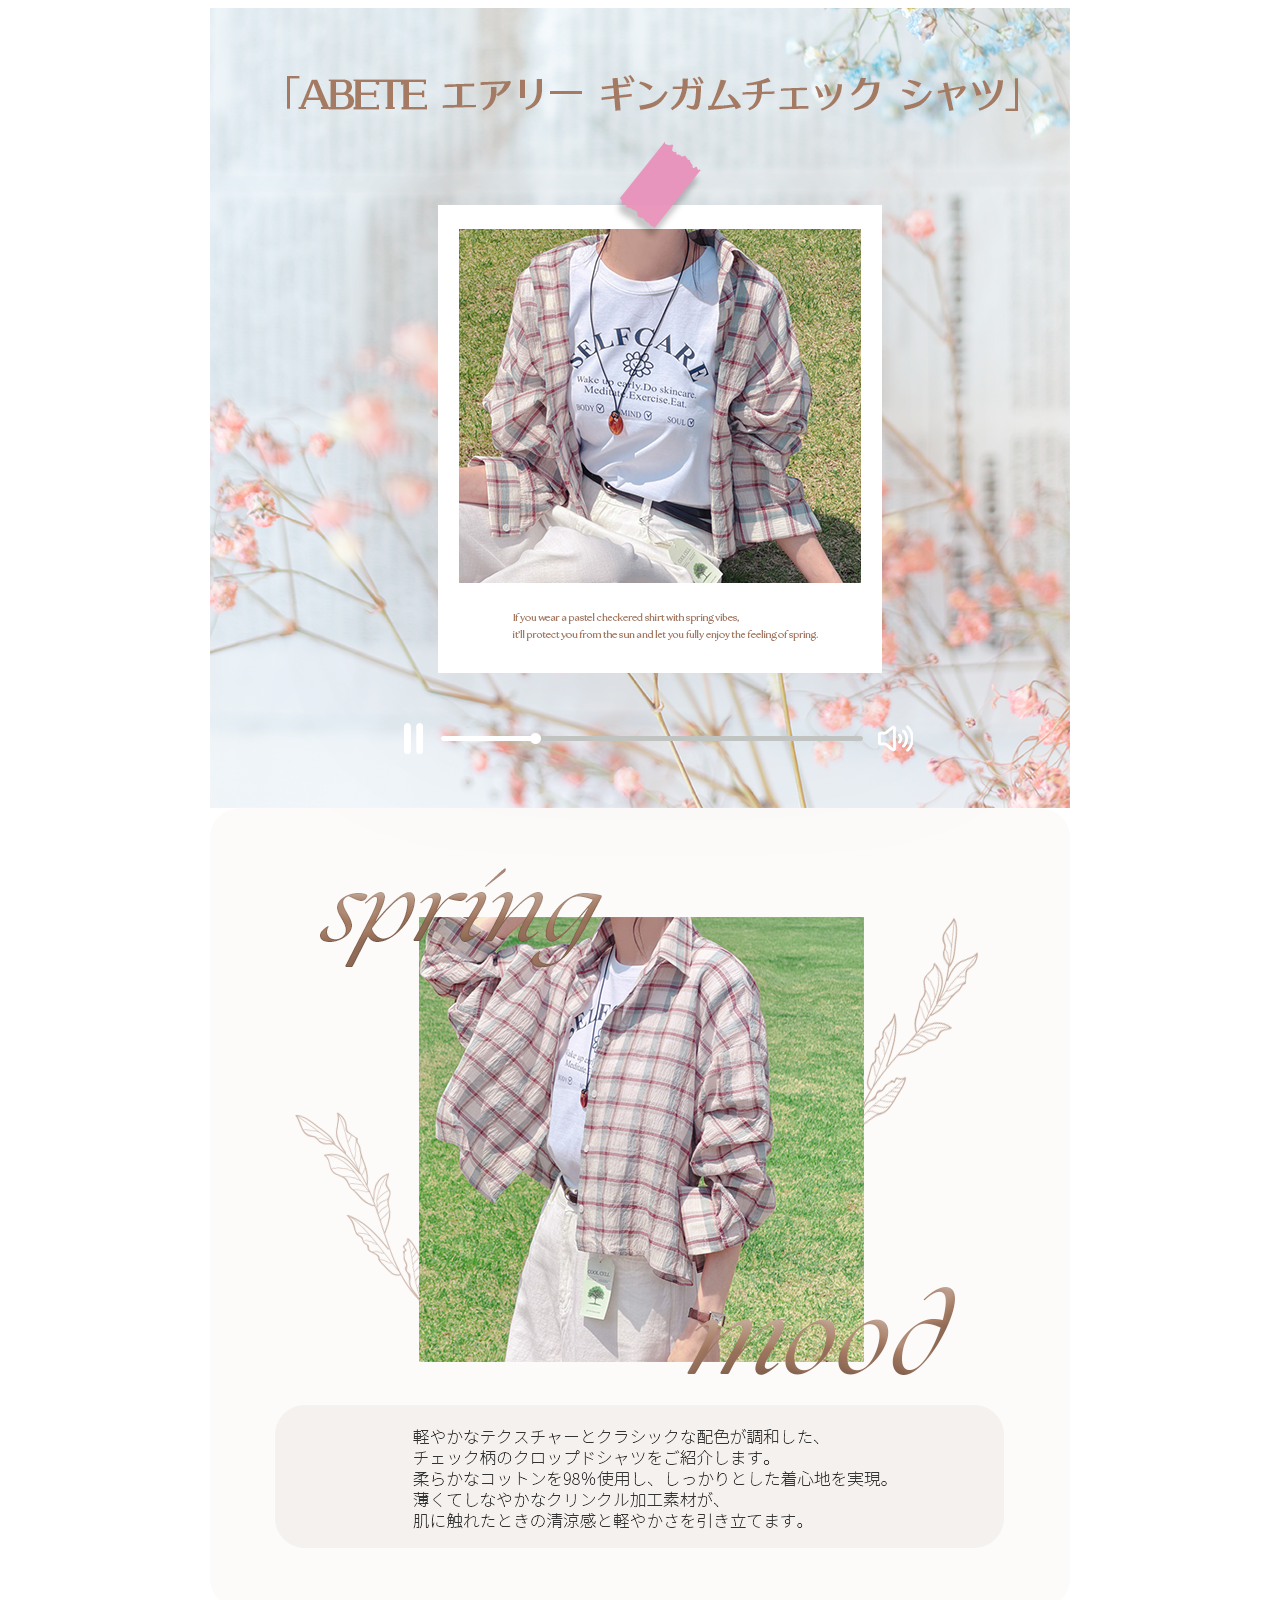
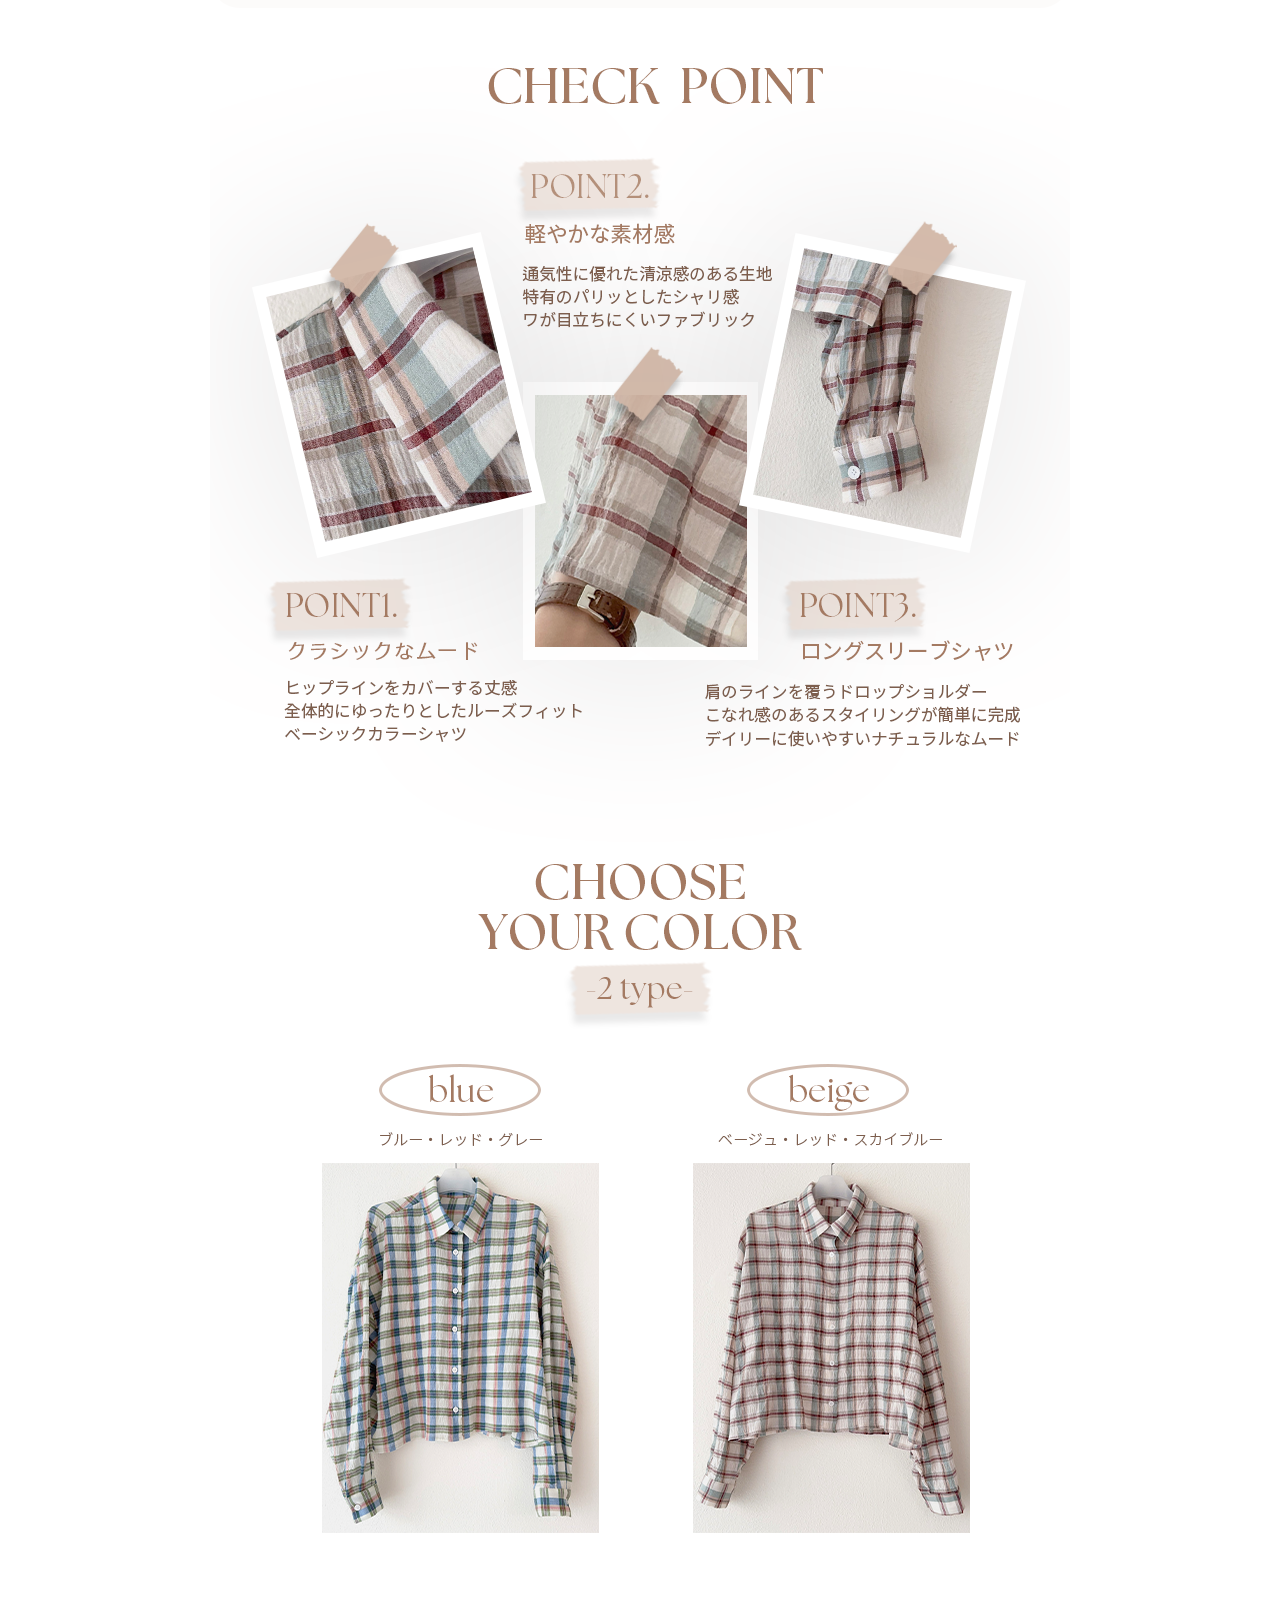
<file: design-project/design1/index.html>
<!DOCTYPE html>
<html lang="en">
<head>
  <meta charset="UTF-8">
  <meta name="viewport" content="width=device-width, initial-scale=1.0">
  <title>design1</title>
  <style>
    /* Google Web Font */
    @import url('https://fonts.googleapis.com/css?family=Raleway&display=swap');
    
    /* Fontawesome 4.7 */
    @import url('https://stackpath.bootstrapcdn.com/font-awesome/4.7.0/css/font-awesome.min.css');
    
    /* Default Css */
    * {
      box-sizing: border-box;
    }
    a {
      color: #222;
      text-decoration: none;
    }
    /* Style.css */
    .container {
      display: flex;
      justify-content: center;
      align-items: center; 
    }
  </style>
</head>
<body>
  <div class="container">
    <img src="images/ps-cloth.png" alt="">
  </div>
</body>
</html>
</file>
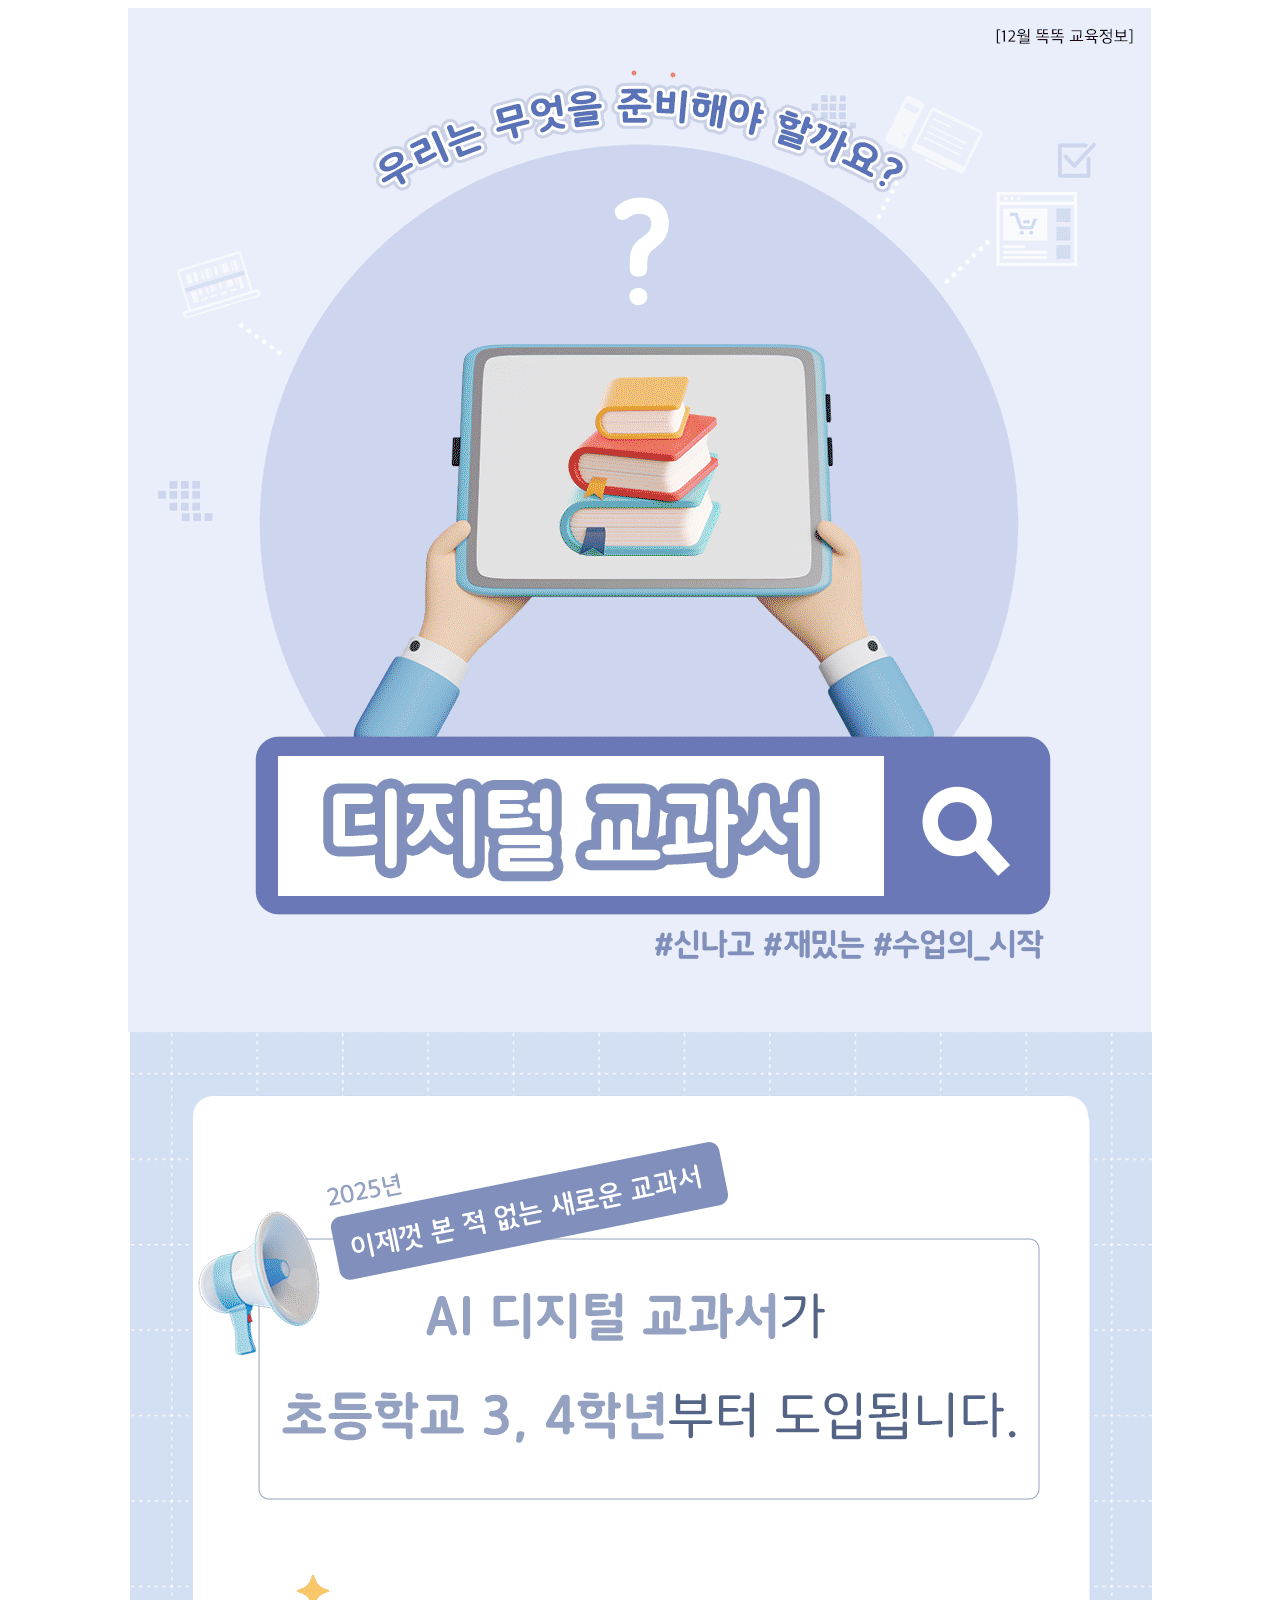
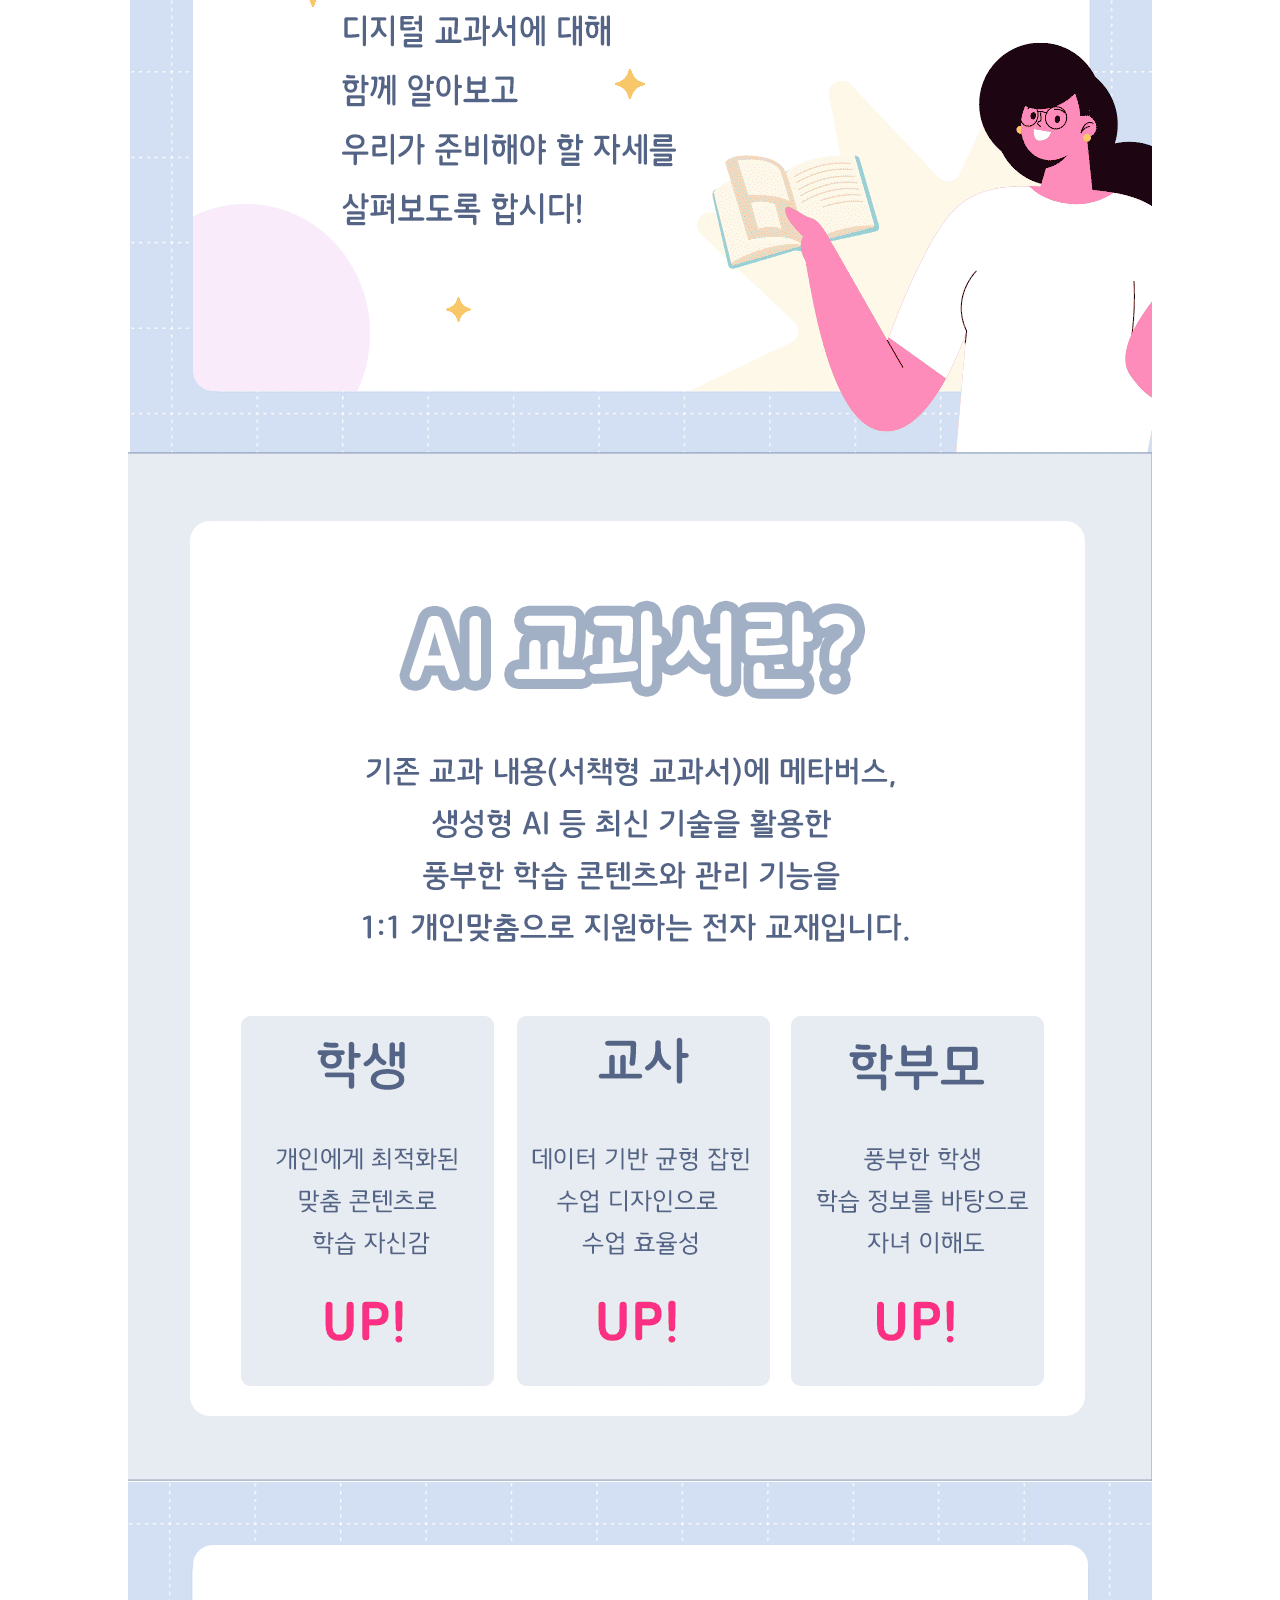
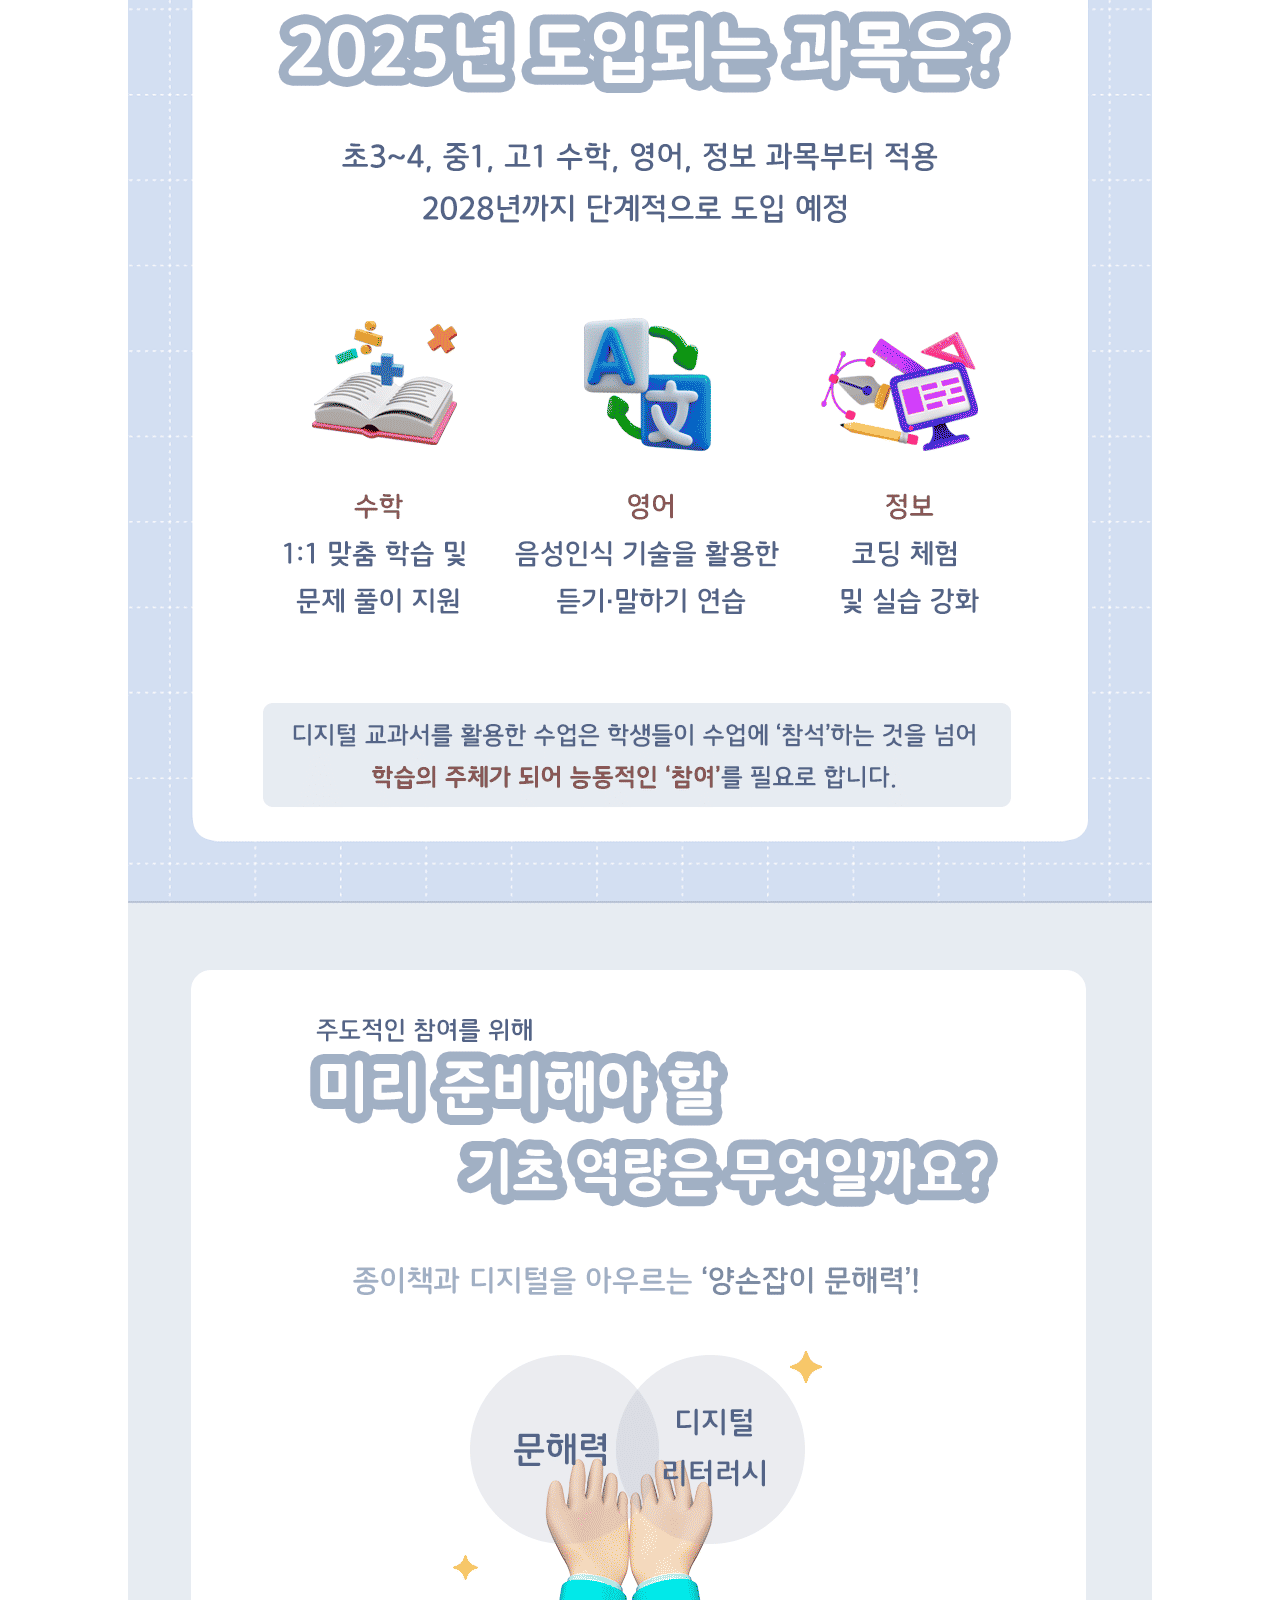
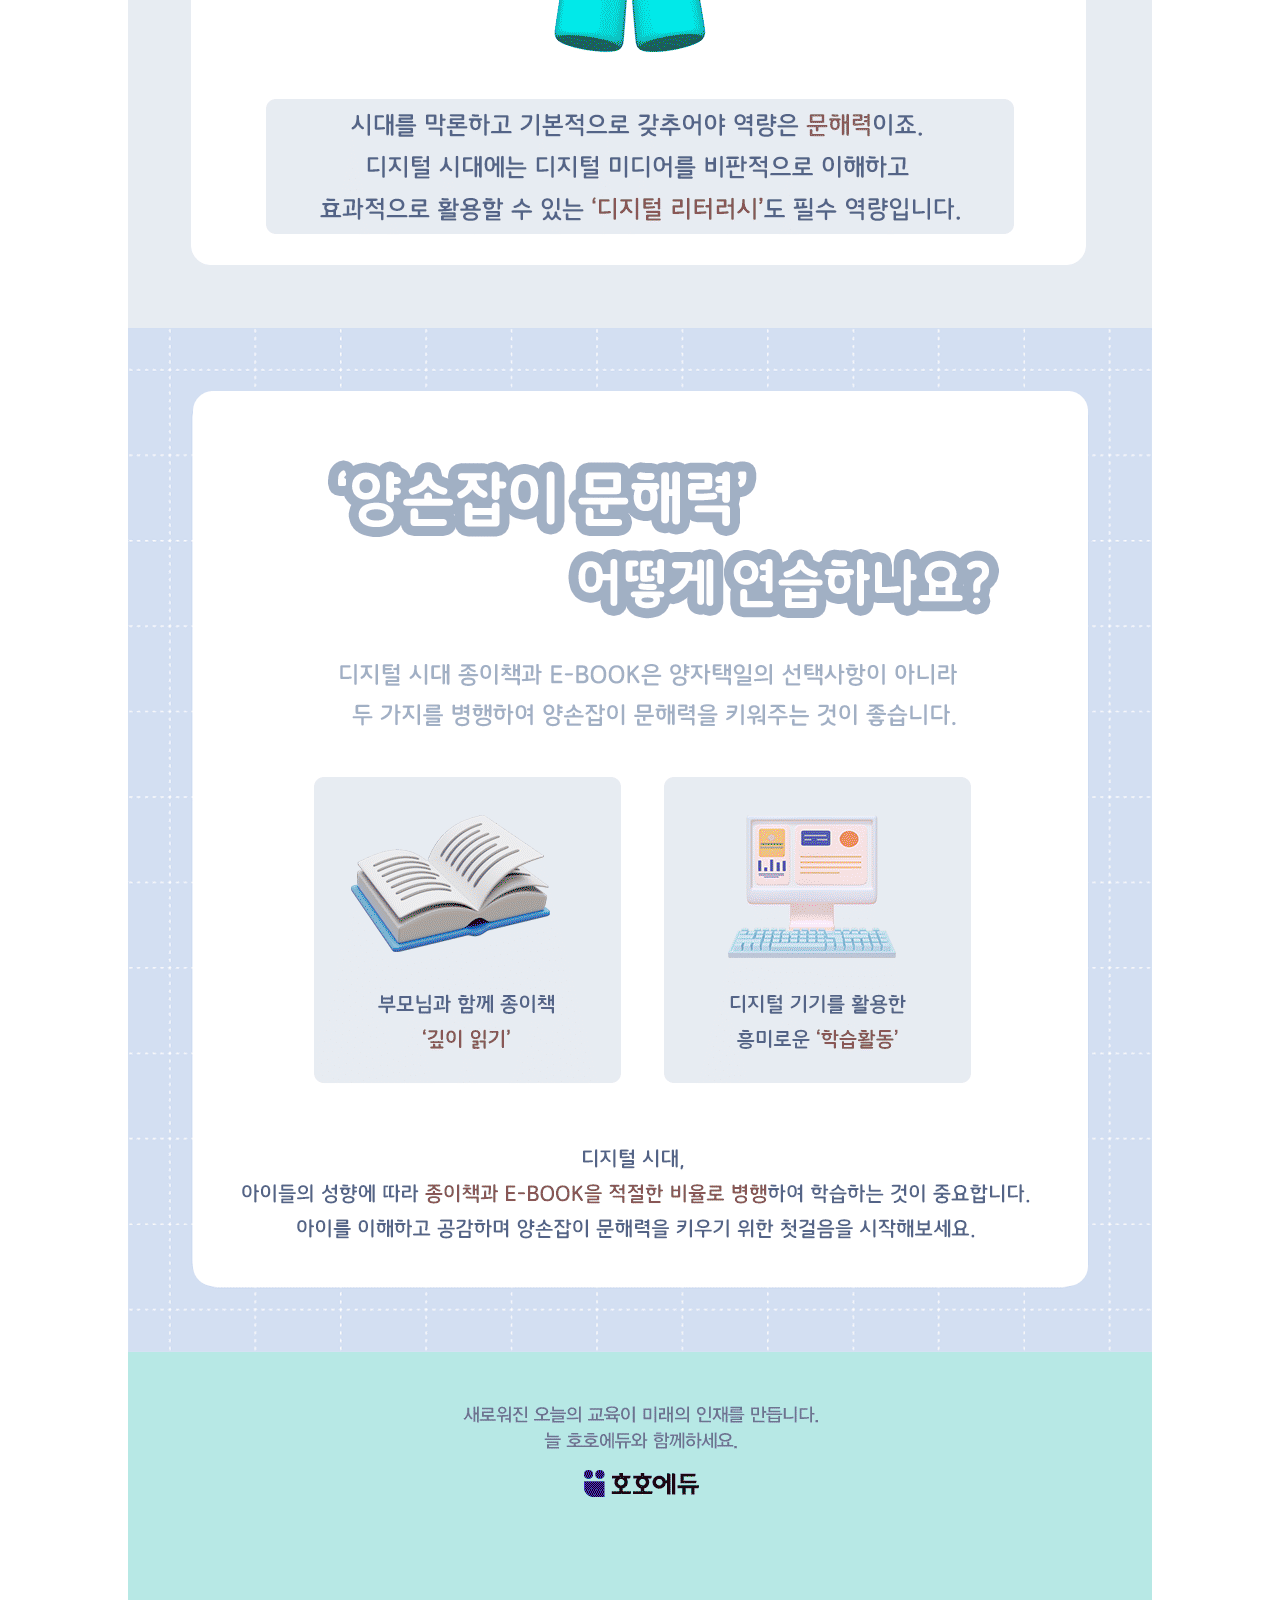
<file: design-project/design2/index.html>
<!DOCTYPE html>
<html lang="en">
<head>
  <meta charset="UTF-8">
  <meta name="viewport" content="width=device-width, initial-scale=1.0">
  <title>App ui Layer 3D Hover Animation</title>
  <style>
    /* Google Web Font */
    @import url('https://fonts.googleapis.com/css?family=Raleway&display=swap');
    
    /* Fontawesome 4.7 */
    @import url('https://stackpath.bootstrapcdn.com/font-awesome/4.7.0/css/font-awesome.min.css');
    
    /* Default Css */
    * {
      box-sizing: border-box;
    }
    a {
      color: #222;
      text-decoration: none;
    }
    /* Style.css */
    .container {
      display: flex;
      justify-content: center;
      align-items: center; 
    }
  </style>
</head>
<body>
  <div class="container">
    <img src="images/ps-hoho.png" alt="">
  </div>
</body>
</html>
</file>
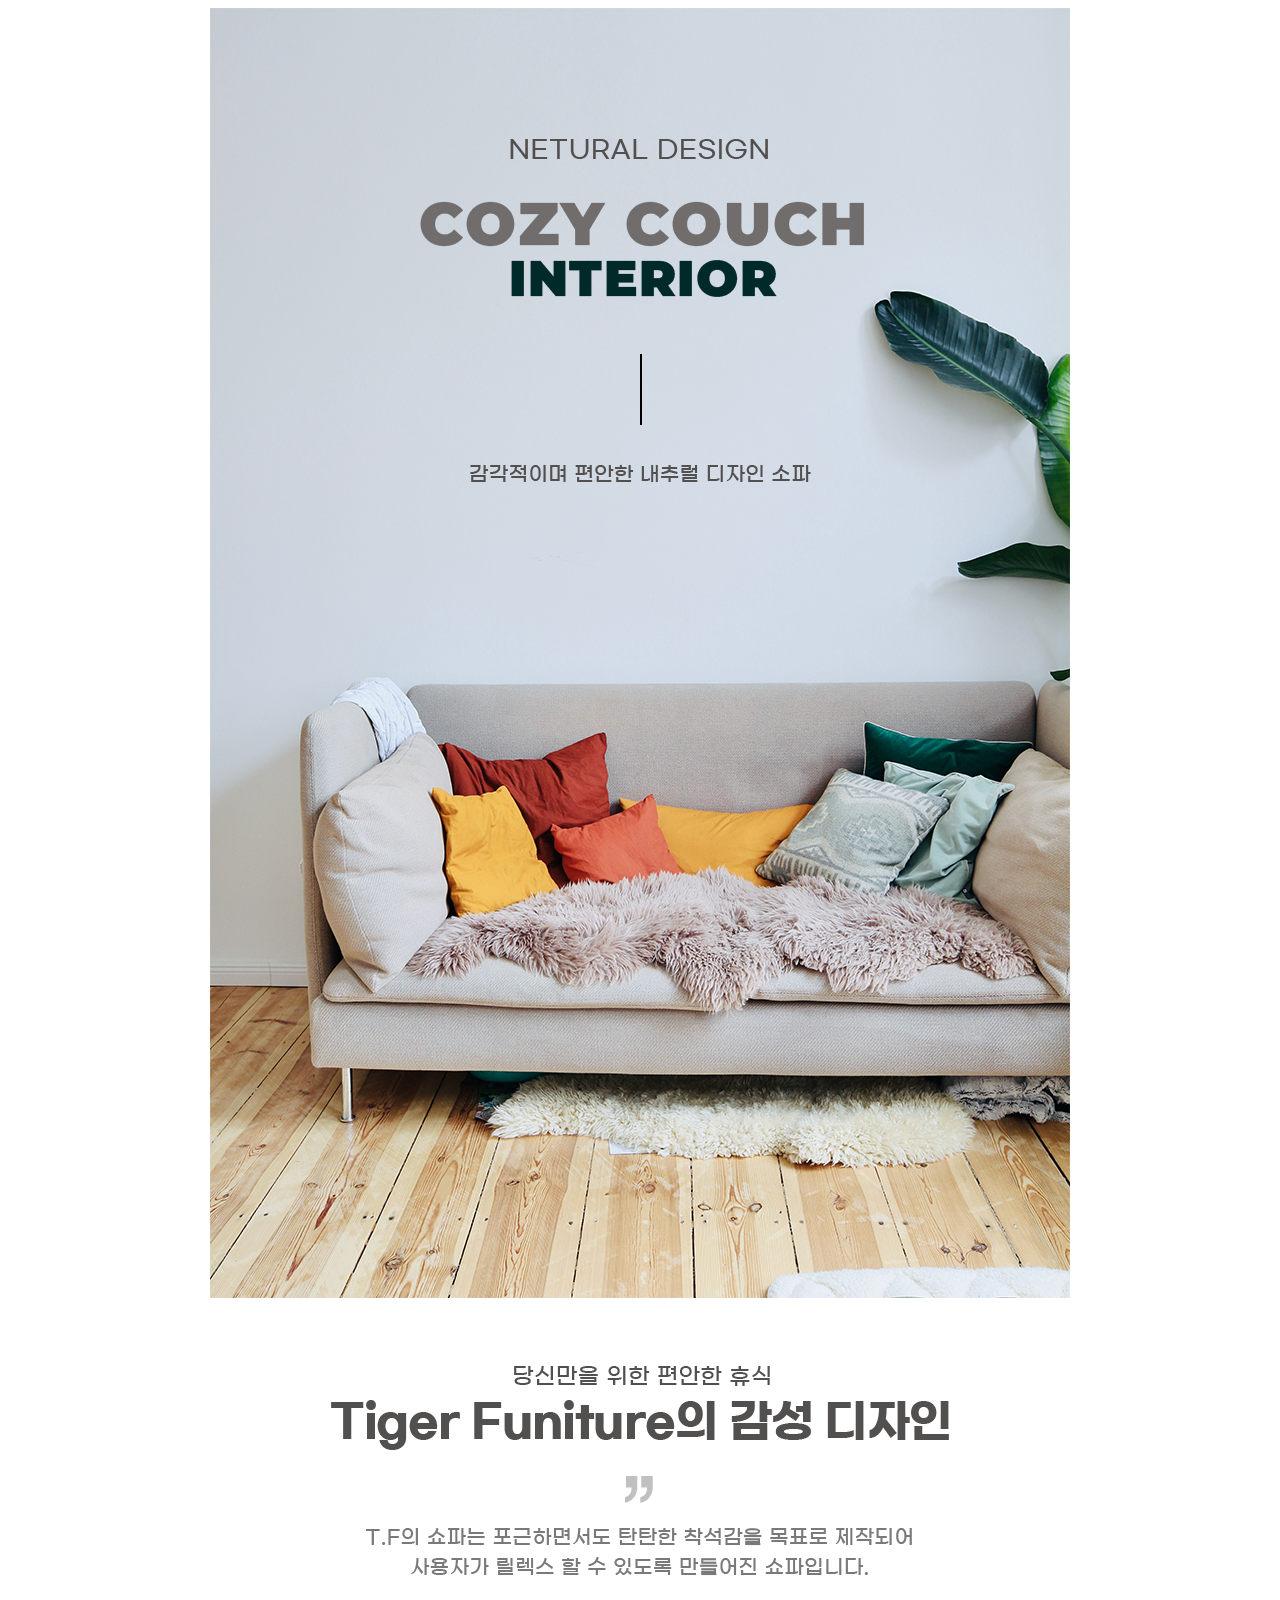
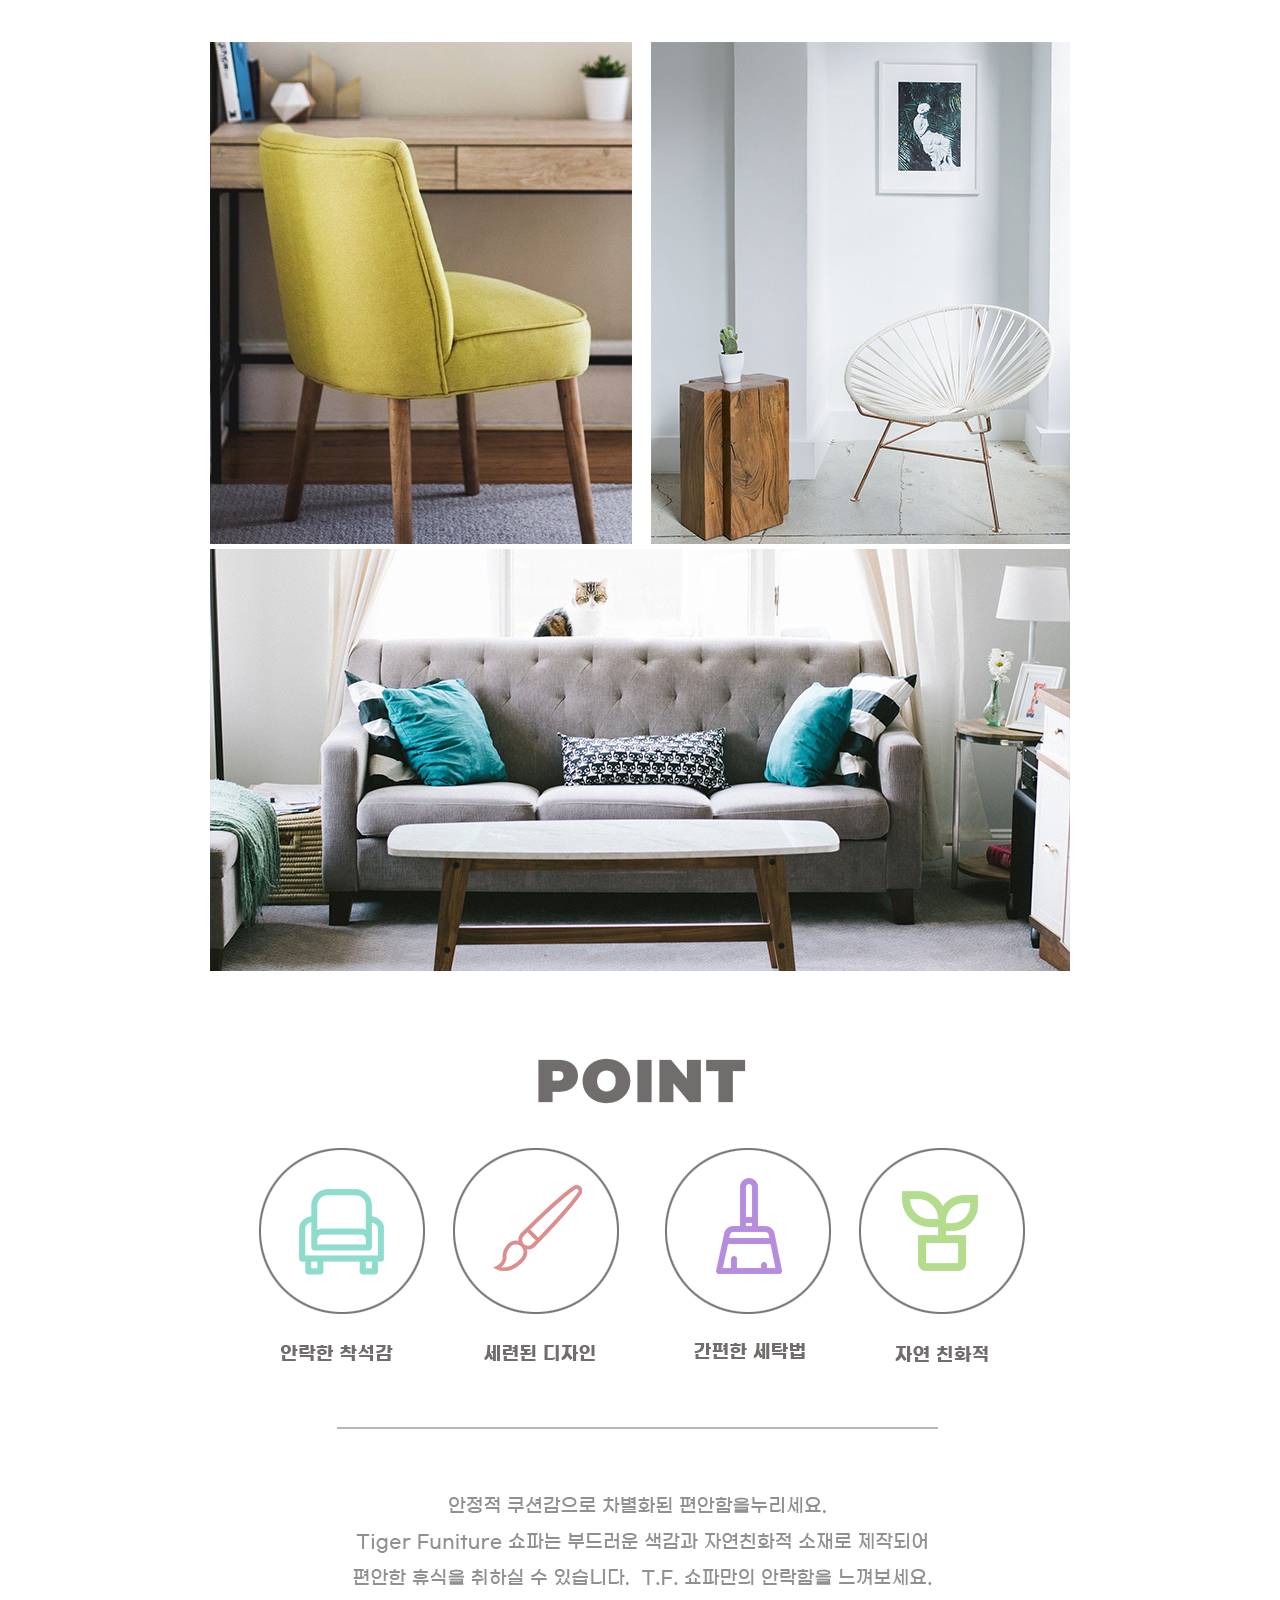
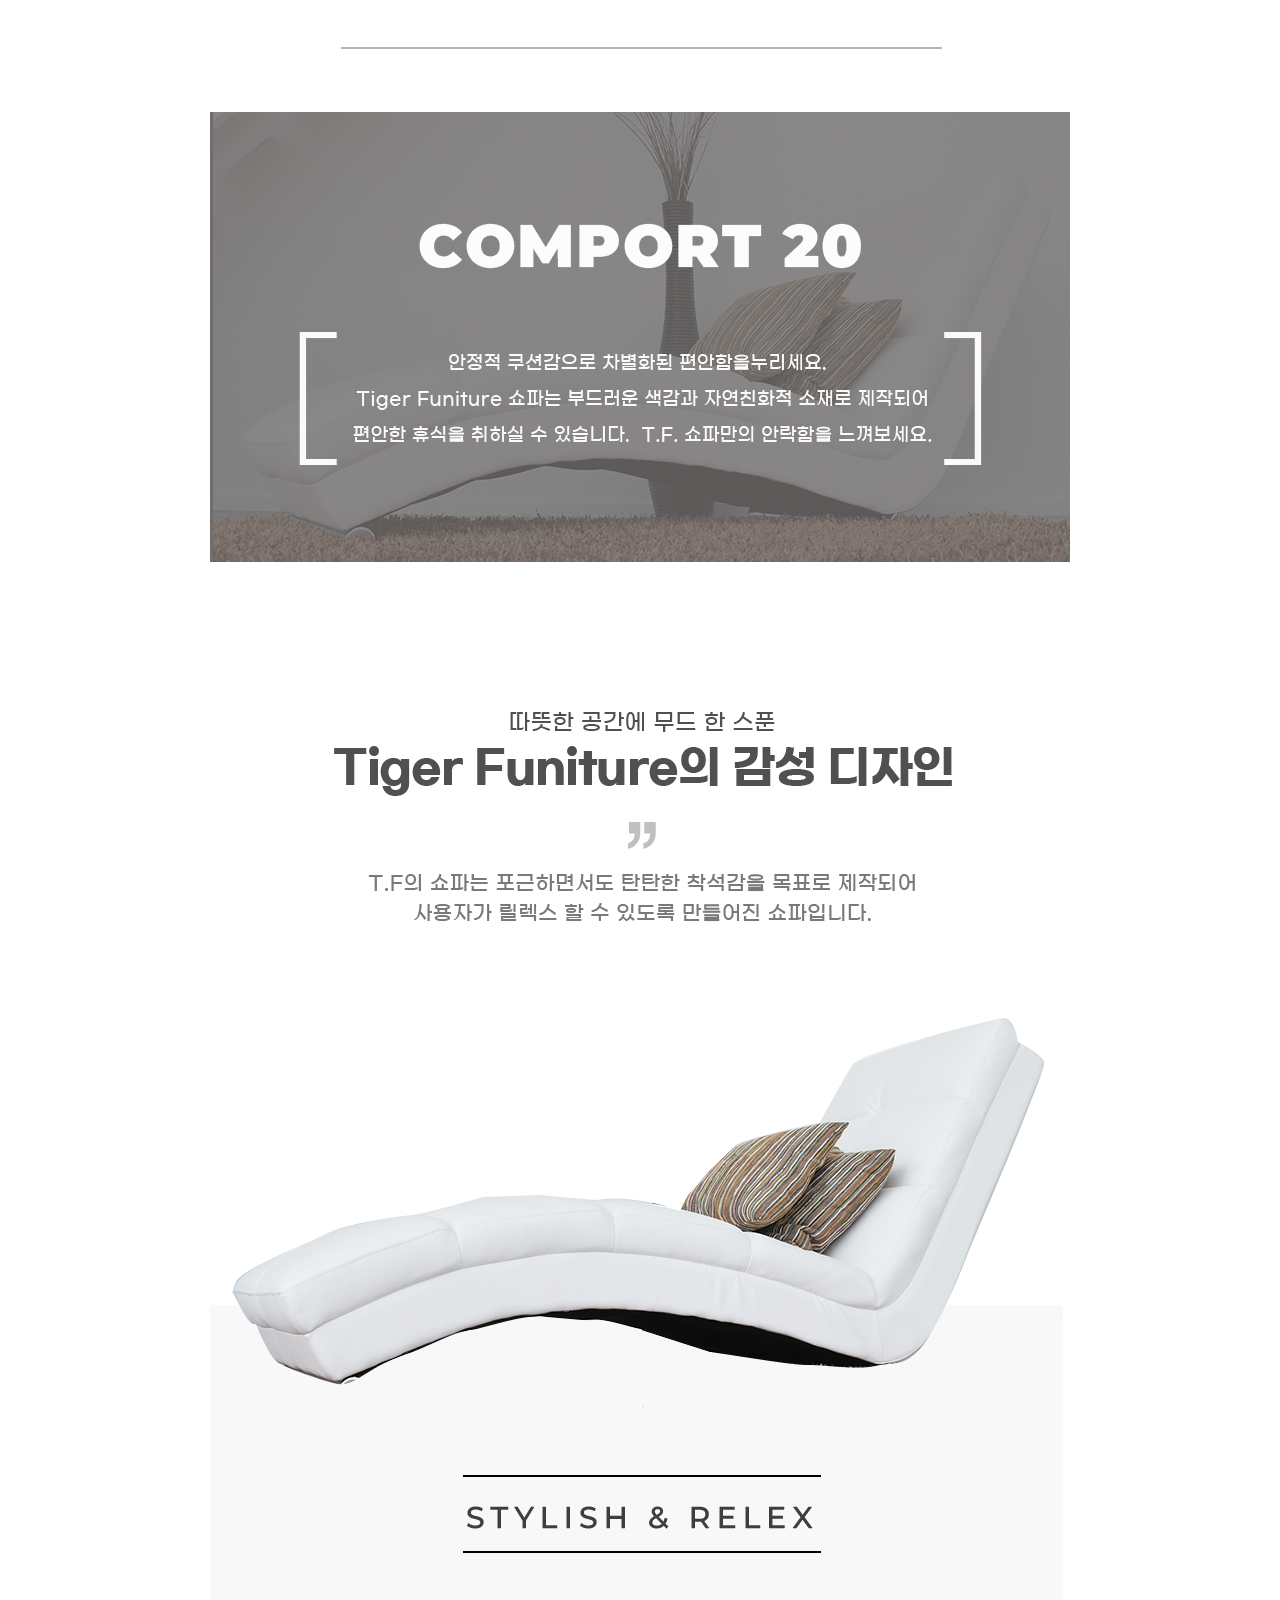
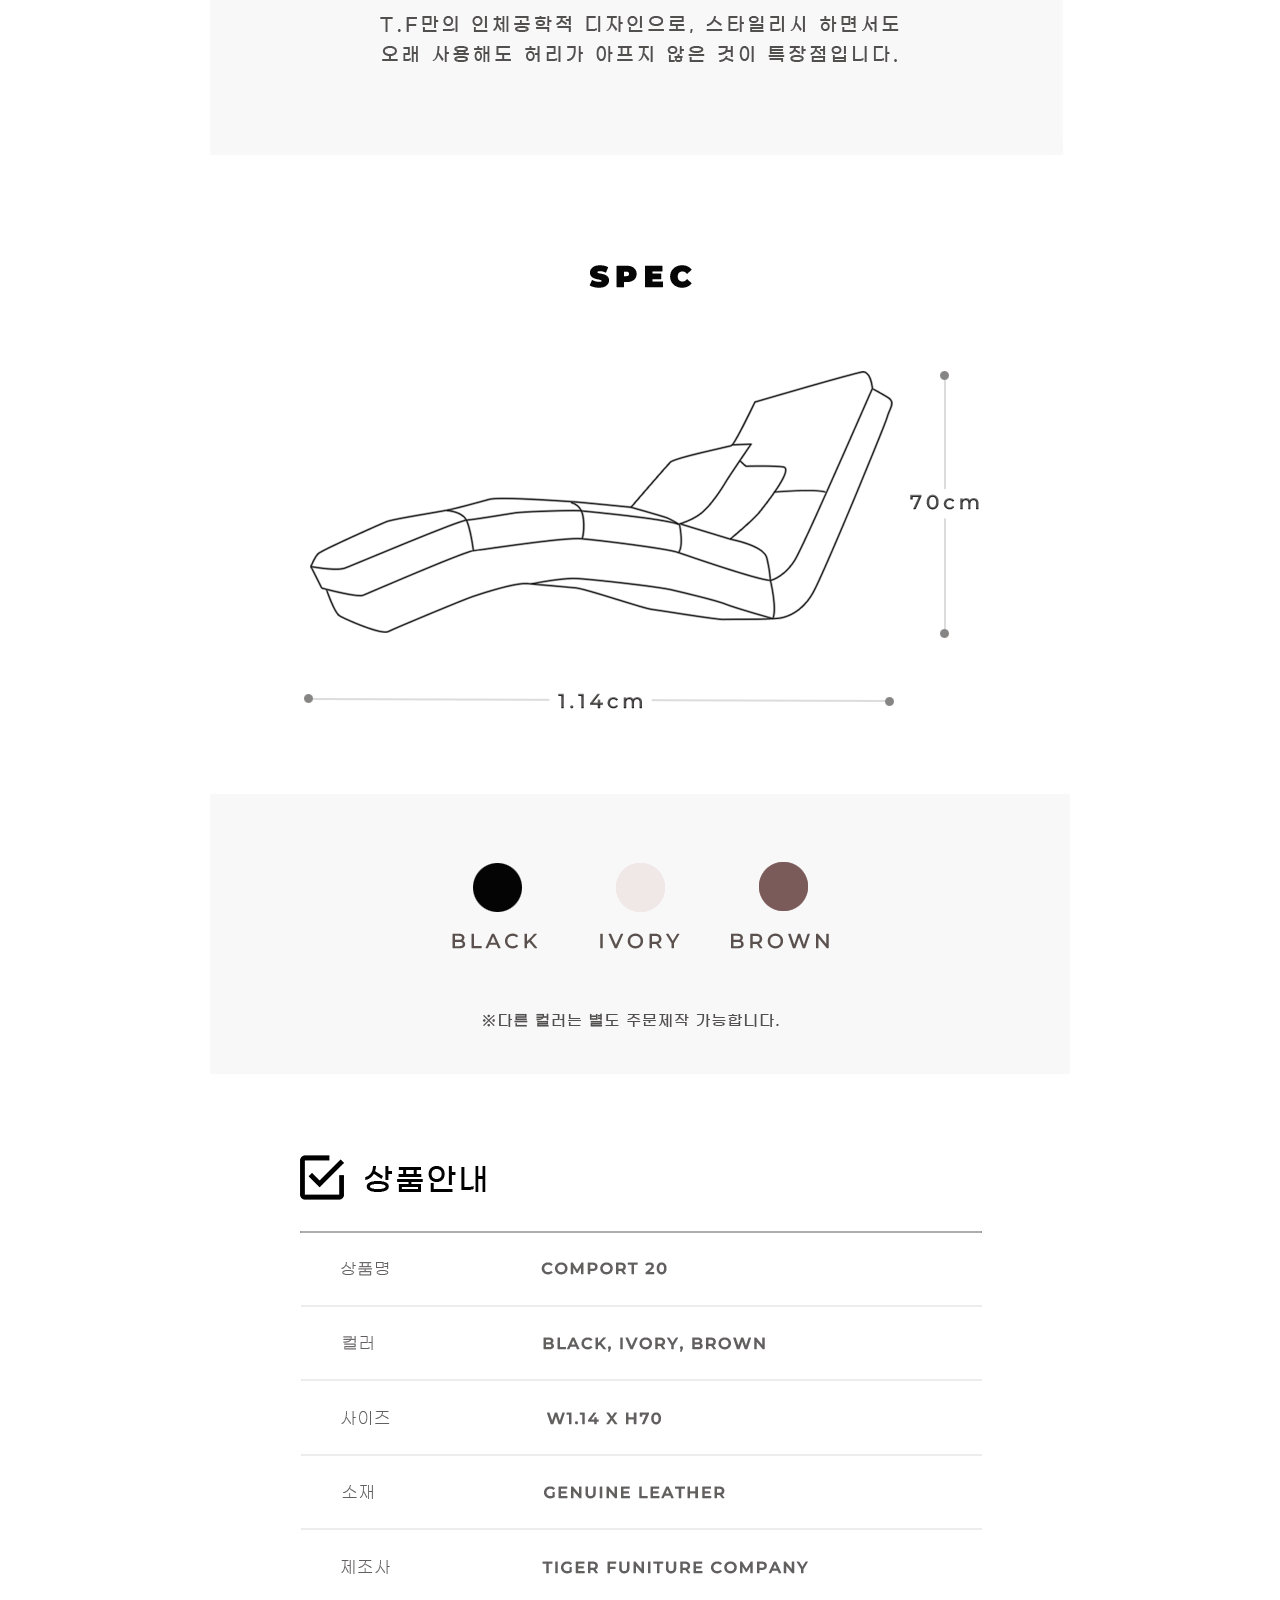
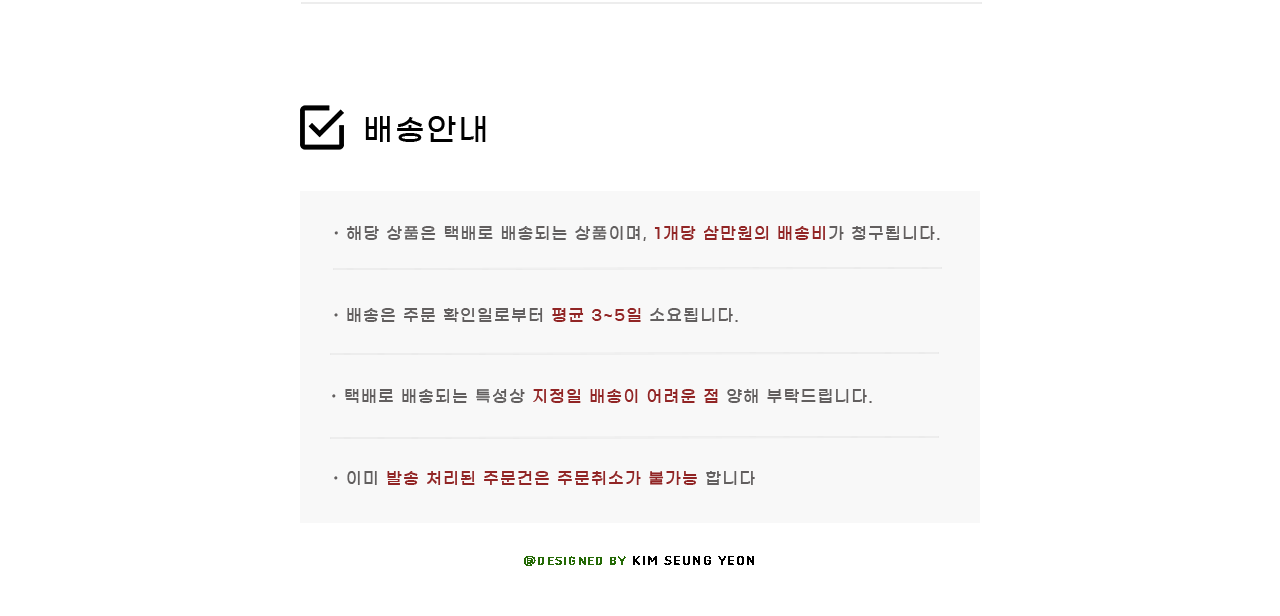
<file: design-project/design3/index.html>
<!DOCTYPE html>
<html lang="en">
<head>
  <meta charset="UTF-8">
  <meta name="viewport" content="width=device-width, initial-scale=1.0">
  <title>App ui Layer 3D Hover Animation</title>
  <style>
    /* Google Web Font */
    @import url('https://fonts.googleapis.com/css?family=Raleway&display=swap');
    
    /* Fontawesome 4.7 */
    @import url('https://stackpath.bootstrapcdn.com/font-awesome/4.7.0/css/font-awesome.min.css');
    
    /* Default Css */
    * {
      box-sizing: border-box;
    }
    a {
      color: #222;
      text-decoration: none;
    }
    /* Style.css */
    .container {
      display: flex;
      justify-content: center;
      align-items: center; 
    }
  </style>
</head>
<body>
  <div class="container">
    <img src="images/ps-sofa.png" alt="">
  </div>
</body>
</html>
</file>
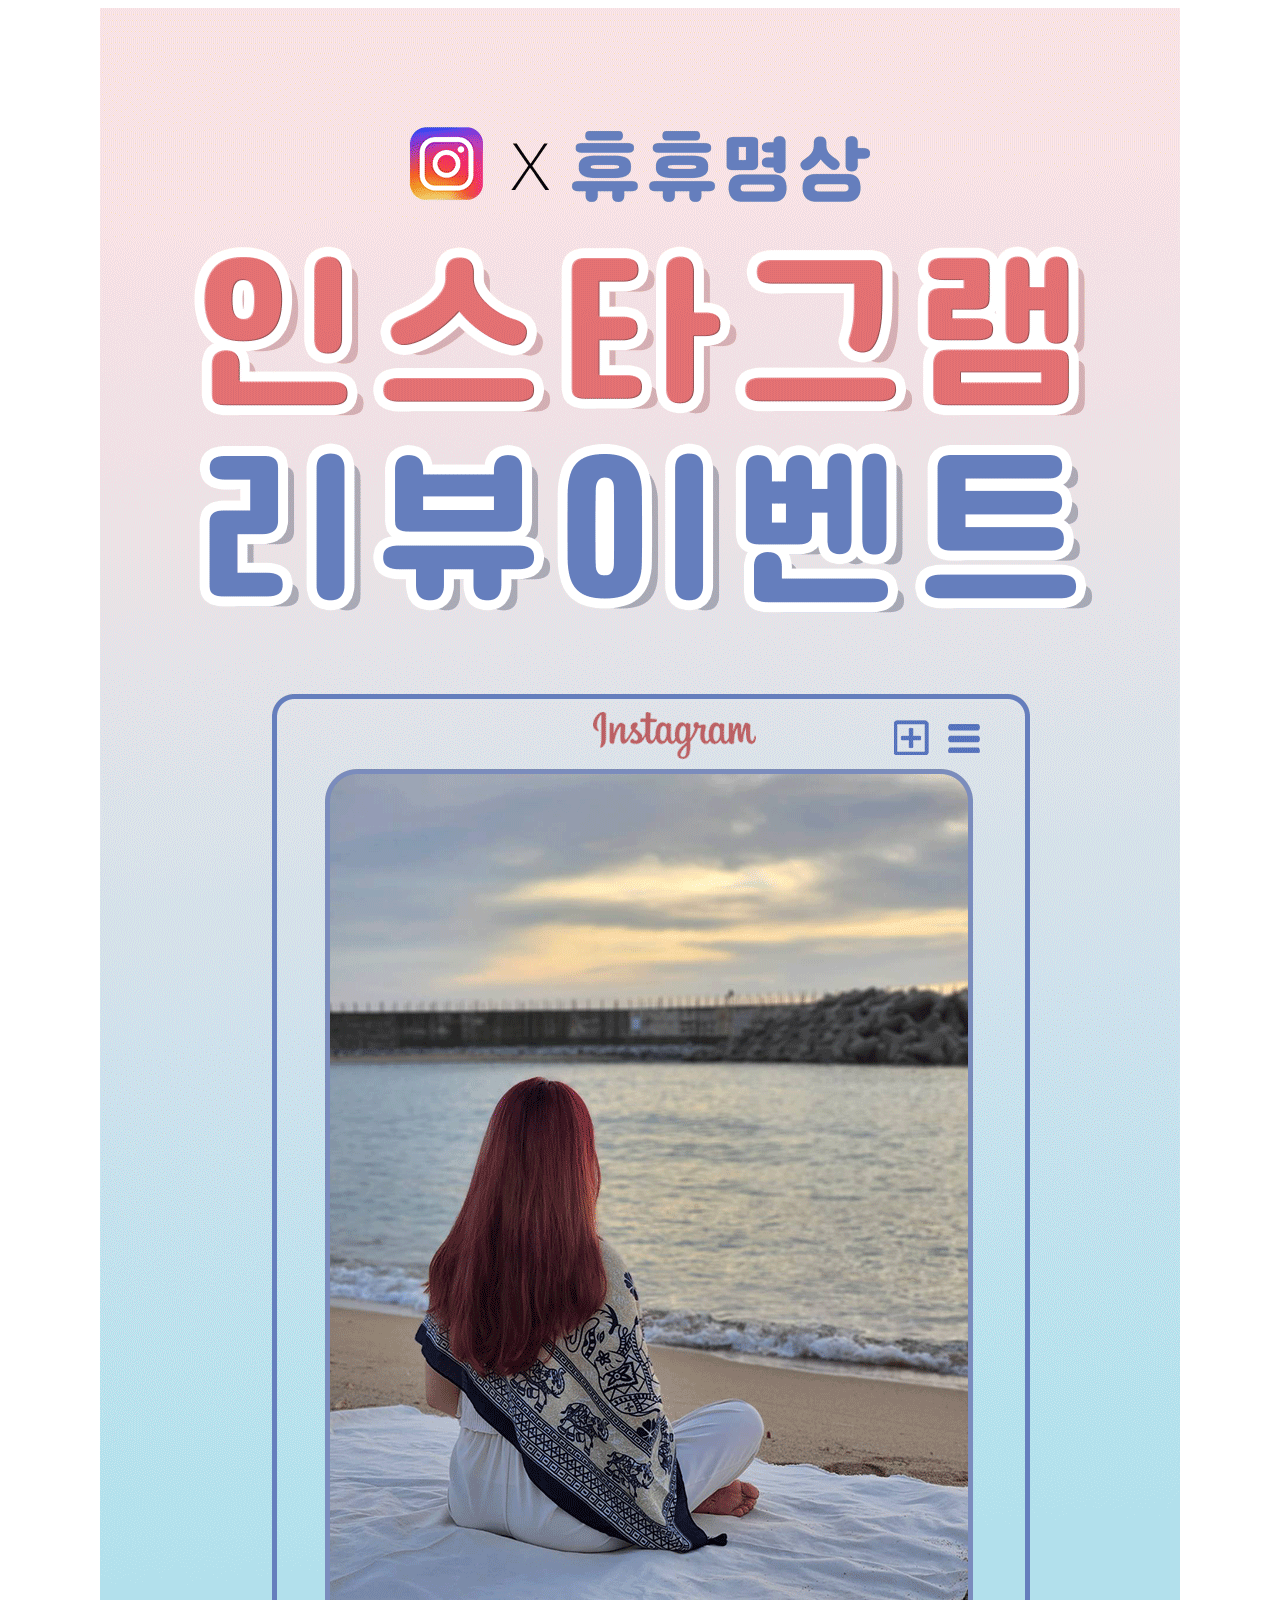
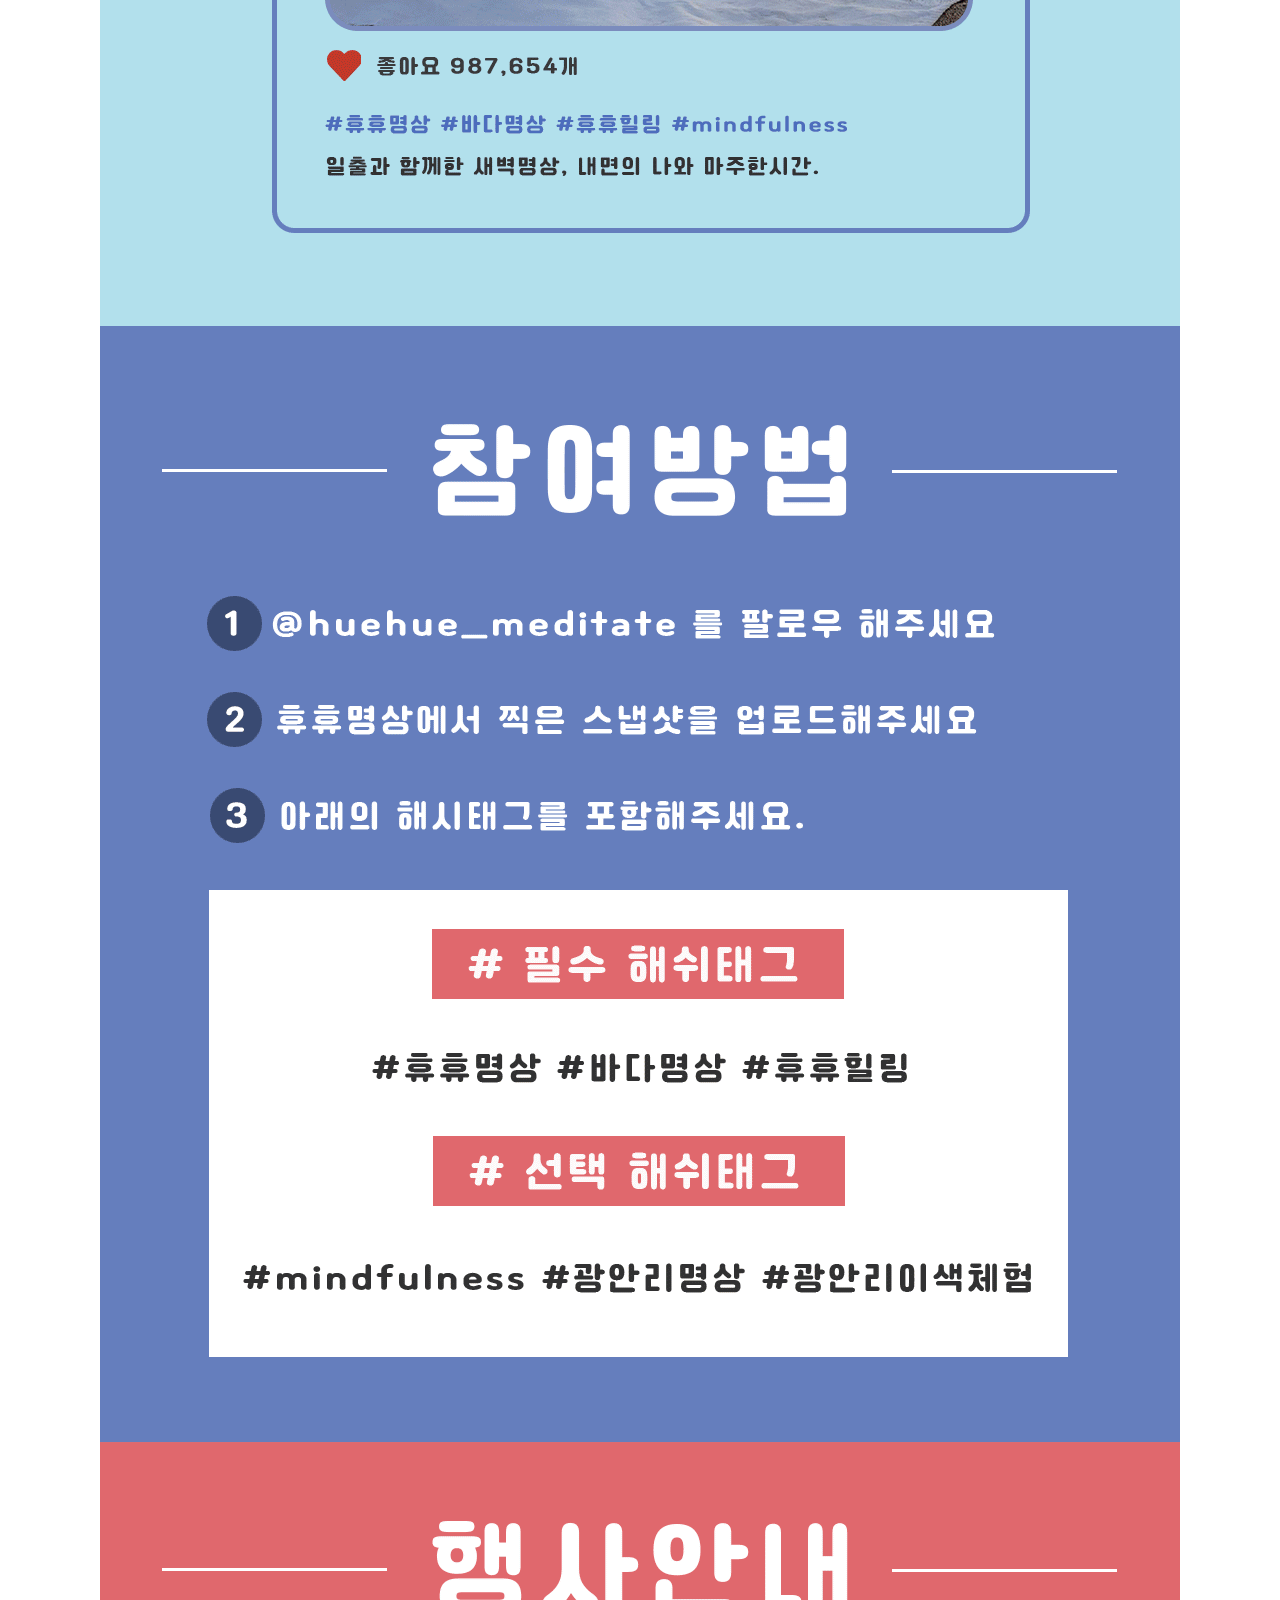
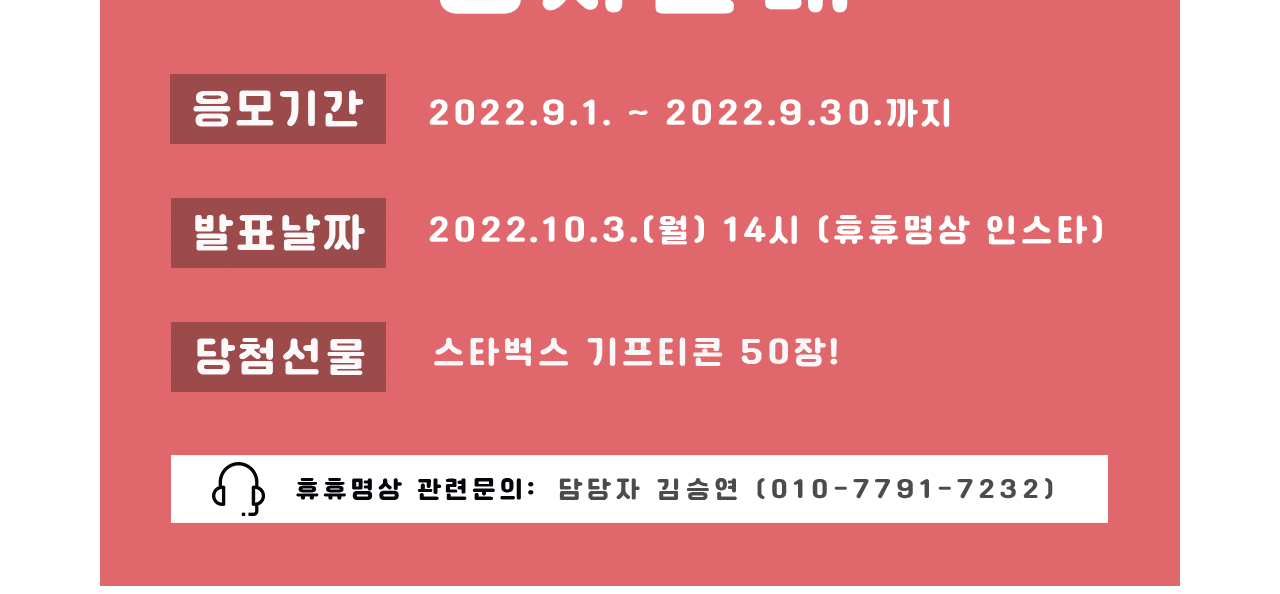
<file: design-project/design4/index.html>
<!DOCTYPE html>
<html lang="en">
<head>
  <meta charset="UTF-8">
  <meta name="viewport" content="width=device-width, initial-scale=1.0">
  <title>App ui Layer 3D Hover Animation</title>
  <style>
    /* Google Web Font */
    @import url('https://fonts.googleapis.com/css?family=Raleway&display=swap');
    
    /* Fontawesome 4.7 */
    @import url('https://stackpath.bootstrapcdn.com/font-awesome/4.7.0/css/font-awesome.min.css');
    
    /* Default Css */
    * {
      box-sizing: border-box;
    }
    a {
      color: #222;
      text-decoration: none;
    }
    /* Style.css */
    .container {
      display: flex;
      justify-content: center;
      align-items: center; 
    }
  </style>
</head>
<body>
  <div class="container">
    <img src="images/ps-instar.gif" alt="">
  </div>
</body>
</html>
</file>
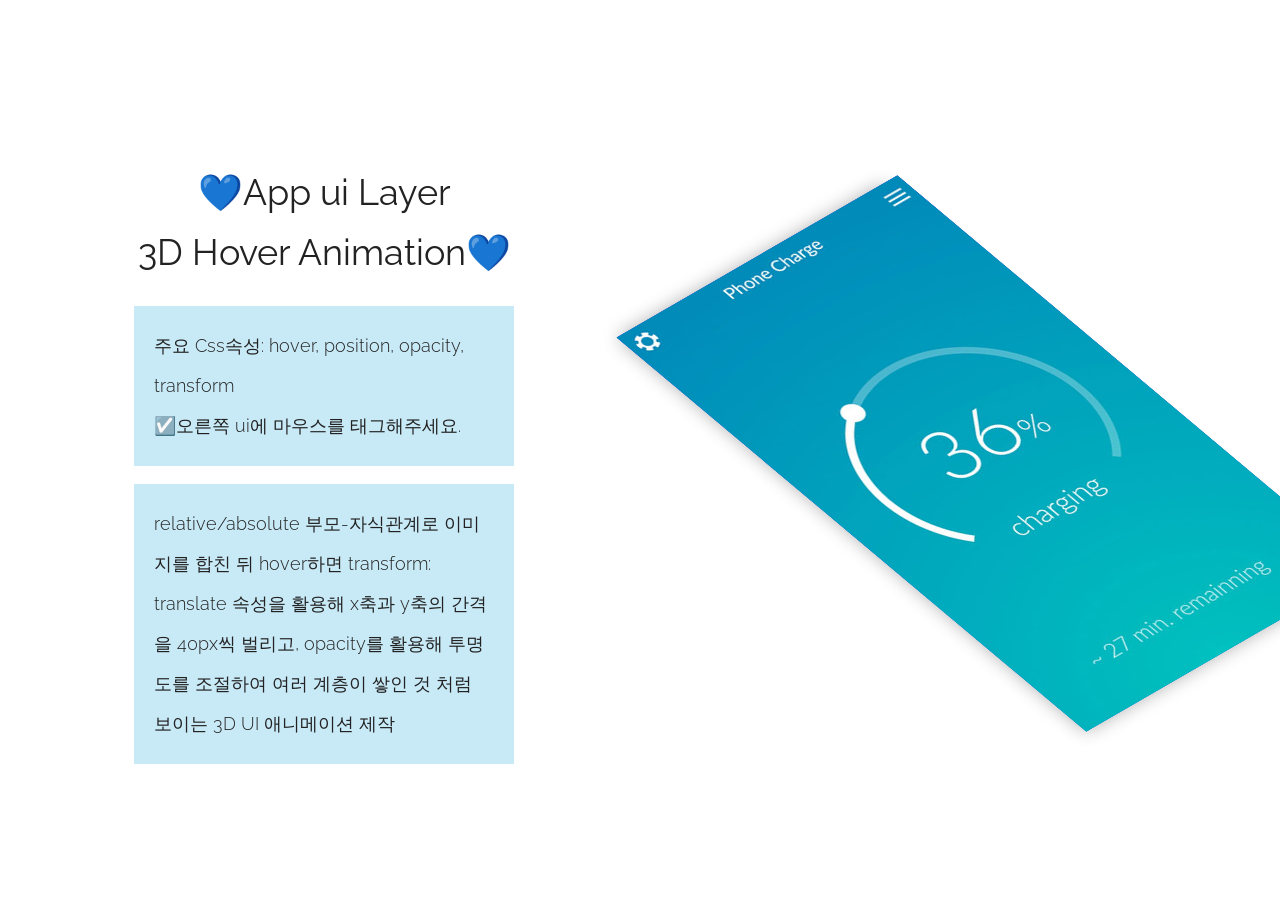
<file: toy-project/toy1/index.html>
<!DOCTYPE html>
<html lang="en">
<head>
  <meta charset="UTF-8">
  <meta name="viewport" content="width=device-width, initial-scale=1.0">
  <title>App ui Layer 3D Hover Animation</title>
  <style>
    /* Google Web Font */
    @import url('https://fonts.googleapis.com/css?family=Raleway&display=swap');
    
    /* Fontawesome 4.7 */
    @import url('https://stackpath.bootstrapcdn.com/font-awesome/4.7.0/css/font-awesome.min.css');
    
    /* Default Css */
    * {
      box-sizing: border-box;
    }
    body {
      font-family: 'Raleway', sans-serif;
      color: #222;
      line-height: 1.5em;
      font-weight: 300;
      display: flex;
      justify-content: center;
      align-items: center;
      height: 100vh;
    }
    a {
      color: #222;
      text-decoration: none;
    }
    /* Style.css */
    .container {
      display: flex;
      justify-content: center;
      align-items: center; 
    }
    .container > div {
      float: left;
    }
    .title {
      width: 30%;
      height: 640px;
    }
    .title h1 {
      font-size: 36px;
      line-height: 60px;
      text-align: center;
      font-weight: normal;
    }
    .title p {
      background-color: rgba(135, 207, 235, 0.459);
      padding: 20px;
      font-size: 18px;
      line-height: 40px;
    }
    .app {
      width: 50%;
    }
    .app-ui {
      width: 340px;
      height: 640px;
      transform: rotate(-30deg) skewX(20deg) scale(.9);
      position: relative;
      box-shadow: 0 0 20px rgba(0, 0, 0, .3);
      transition: .5s;
      background-color: #eee;
      margin-left: 300px;
    }
    .app-ui:hover {
      box-shadow: -50px 100px 60px rgba(0, 0, 0, .3);
    }
    .app-ui img {
      position: absolute;
      transition: .5s;
    }
    .app-ui:hover img:nth-child(1) {
      transform: translate(40px, -40px);
      opacity: 0.2;
    }
    .app-ui:hover img:nth-child(2) {
      transform: translate(80px, -80px);
      opacity: 0.4;
    }
    .app-ui:hover img:nth-child(3) {
      transform: translate(120px, -120px);
      opacity: 0.6;
    }
    .app-ui:hover img:nth-child(4) {
      transform: translate(160px, -160px);
    }
  </style>
</head>
<body>
  <div class="container">
    <div class="title">
      <h1>💙App ui Layer  <br>3D Hover Animation💙</h1>
    <p>
      주요 Css속성: hover, position, opacity, transform <br>
      ☑️오른쪽 ui에 마우스를 태그해주세요.
    </p>
    <p>
      relative/absolute 부모-자식관계로 이미지를 합친 뒤 hover하면 transform: translate 속성을 활용해 x축과 y축의 간격을 40px씩 벌리고, opacity를 활용해 투명도를 조절하여 여러 계층이 쌓인 것 처럼 보이는 3D UI 애니메이션 제작
    </p>
    </div>
    <div class="app">
      <div class="app-ui">
        <img src="images/app-ui-01.jpg" alt="">
        <img src="images/app-ui-02.jpg" alt="">
        <img src="images/app-ui-03.jpg" alt="">
        <img src="images/app-ui-04.jpg" alt="">
      </div>
    </div>
  </div>
</body>
</html>
</file>
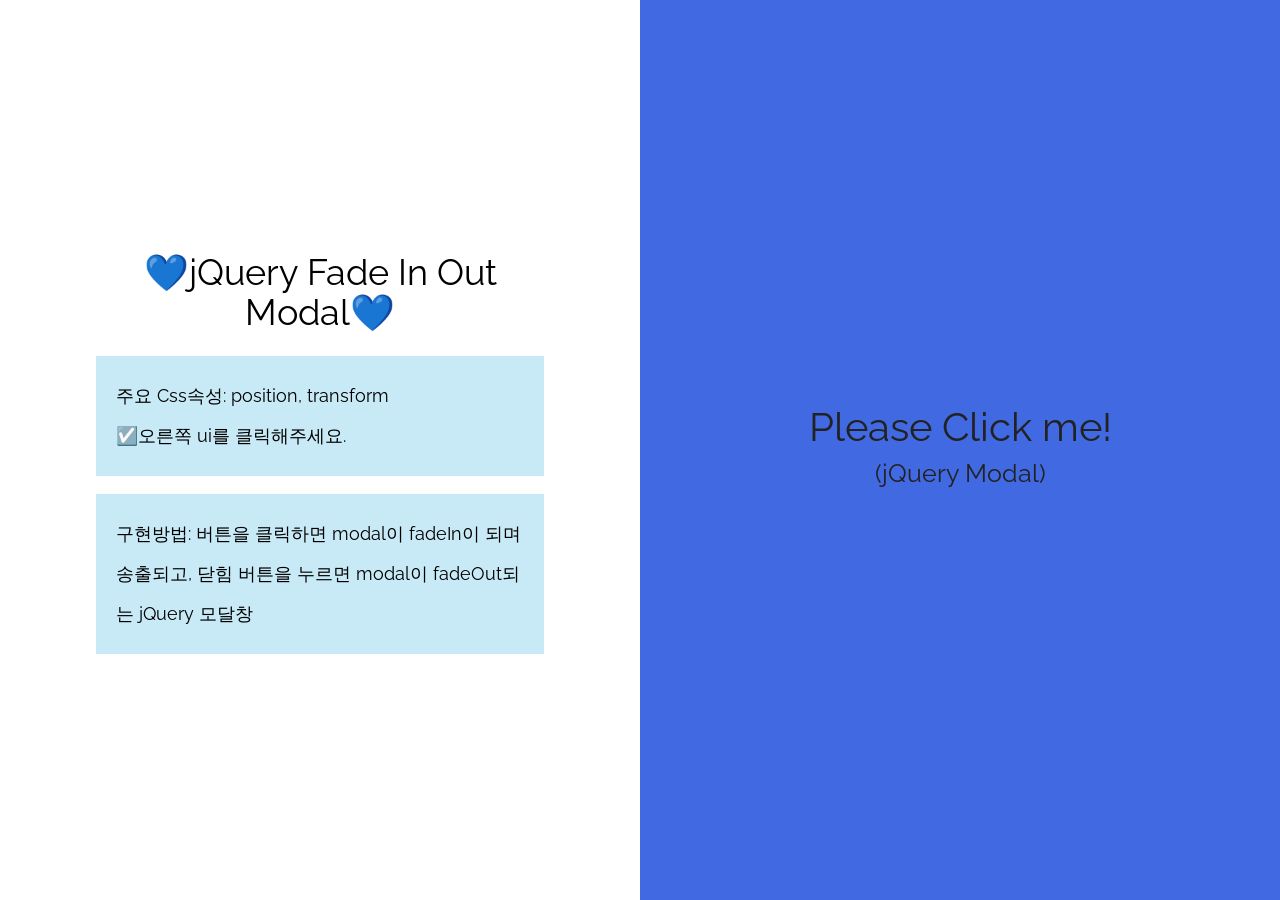
<file: toy-project/toy10/index.html>
<!DOCTYPE html>
<html lang="ko">

<head>
  <meta charset="UTF-8">
  <title>jQuery Fade In Out Modal</title>
  <!-- jQuery CDN -->
  <script src="https://code.jquery.com/jquery-3.5.1.min.js"></script>
  <link rel="stylesheet" href="style.css">
</head>
<body>
  <div class="container">
    <div class="left">
      <div class="title">
        <h1>💙jQuery Fade In Out Modal💙</h1>
        <p>
          주요 Css속성: position, transform <br>
          ☑️오른쪽 ui를 클릭해주세요.
        </p>
        <p>
          구현방법: 버튼을 클릭하면 modal이 fadeIn이 되며 송출되고, 닫힘 버튼을 누르면 modal이 fadeOut되는 jQuery 모달창
        </p>
      </div>
    </div>
    <div class="right">
      <a class="modal-notice" href="#none">
        <span>Please Click me!</span><br>(jQuery Modal)
      </a>
    </div>
  </div>

  <div class="modal">
    <div class="modal-content">
      <a href="#none" class="btn-close">X</a>
      <h2>Welcome to My page!</h2>
      <img src="group.png" alt="">
      <p>
        Welcome to my website! As an aspiring web publisher, I've studied HTML, CSS, jQuery, and JavaScript, and have
        created a portfolio of web and app projects where I've applied what I've learned.
      </p>
      <a href="https://beom31.tistory.com/" target="_blank" class="btn-guide">Open guide</a>
    </div>
  </div>

  <script>
    $(function () {
      $('.modal-notice').click(function () {
        $('.modal').fadeIn();
      });
      $('.btn-close').click(function () {
        $('.modal').fadeOut();
      });
    });
  </script>
</body>
</html>
</file>
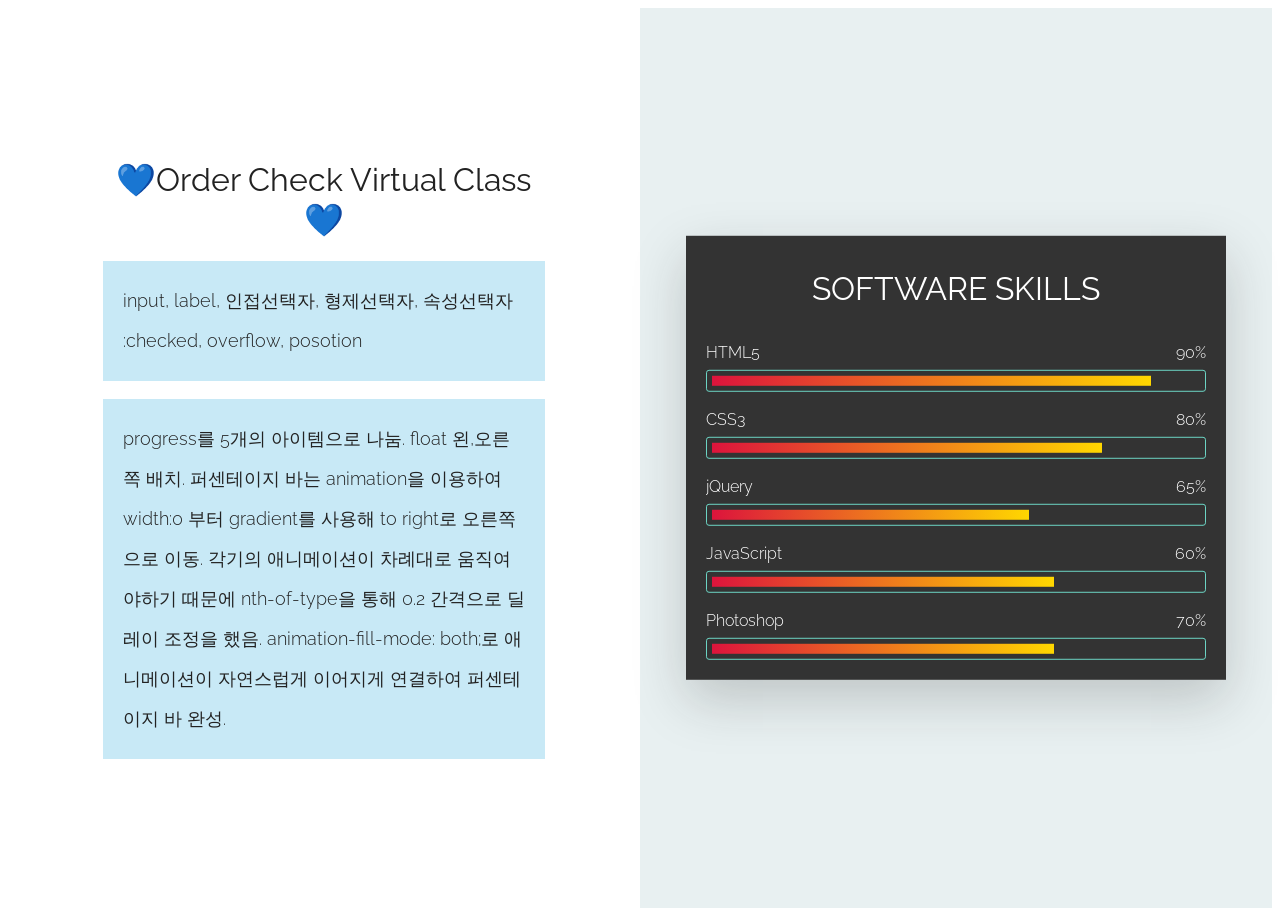
<file: toy-project/toy11/index.html>
<!DOCTYPE html>
<html lang="ko">

<head>
  <meta charset="UTF-8">
  <title></title>
  <style>
    /* Google Web Font */
    @import url('https://fonts.googleapis.com/css?family=Raleway&display=swap');

    /* Fontawesome 4.7 */
    @import url('https://stackpath.bootstrapcdn.com/font-awesome/4.7.0/css/font-awesome.min.css');

    /* Default Css */
    body {
      font-family: 'Raleway', sans-serif;
      color: #222;
      line-height: 1.5em;
      font-weight: 300;
    }

    a {
      color: #222;
      text-decoration: none;
    }

    /* Style.css */
    .container {
      height: 100vh;
      display: flex;
      align-items: center;
      justify-content: center;
    }

    .container>div {
      float: left;
      width: 50%;
    }

    .left,
    .right {
      display: flex;
      justify-content: center;
    }

    .title {
      width: 70%;
    }

    .title h1 {
      font-weight: normal;
      line-height: 40px;
      text-align: center;
    }

    .title p {
      background-color: rgba(135, 207, 235, 0.459);
      padding: 20px;
      font-size: 18px;
      line-height: 40px;
    }

    .right {
      position: relative;
      height: 100%;
      background-color: rgba(196, 217, 218, 0.387);
      align-items: center;
    }

    .skill-progress {
      width: 500px;
      padding: 20px;
      background-color: #333;
      color: #fff;
      box-shadow: 0 20px 50px #22222235;
      position: absolute;
      top: 50%;
      left: 50%;
      transform: translate(-50%, -50%);
    }

    .skill-progress h1 {
      text-align: center;
      margin-bottom: 40px;
      font-weight: normal;
    }

    .item p {
      overflow: hidden;
      margin-bottom: 5px;
    }

    .item p span:nth-child(1) {
      float: left;
    }

    .item p span:nth-child(2) {
      float: right;
    }

    .progress {
      border: 1px solid #6cd4c4;
      padding: 5px;
      border-radius: 3px;
    }

    .progress-level {
      height: 10px;
      background: linear-gradient(to right, crimson, gold);
      animation: ani 1s;
      animation-fill-mode: both;
    }

    @keyframes ani {
      0% {
        width: 0;
      }
    }

    .skill-progress .item:nth-of-type(1) .progress-level {
      animation-delay: 0s;
    }

    .skill-progress .item:nth-of-type(2) .progress-level {
      animation-delay: 0.2s;
    }

    .skill-progress .item:nth-of-type(3) .progress-level {
      animation-delay: 0.4s;
    }

    .skill-progress .item:nth-of-type(4) .progress-level {
      animation-delay: 0.6s;
    }

    .skill-progress .item:nth-of-type(5) .progress-level {
      animation-delay: 0.8s;
    }
  </style>
</head>

<body>
  <div class="container">
    <div class="left">
      <div class="title">
        <h1>💙Order Check Virtual Class💙</h1>
        <p>
          input, label, 인접선택자, 형제선택자, 속성선택자 :checked, overflow, posotion
        </p>
        <p>
          progress를 5개의 아이템으로 나눔. float 왼,오른쪽 배치. 퍼센테이지 바는 animation을 이용하여 width:0 부터 gradient를 사용해 to right로 오른쪽으로 이동. 각기의 애니메이션이 차례대로 움직여야하기 때문에 nth-of-type을 통해 0.2 간격으로 딜레이 조정을 했음. animation-fill-mode: both;로 애니메이션이 자연스럽게 이어지게 연결하여 퍼센테이지 바 완성.
        </p>
      </div>
    </div>
    <div class="right">
      <div class="skill-progress">
        <h1>SOFTWARE SKILLS</h1>
        <div class="item">
          <p>
            <span>HTML5</span>
            <span>90%</span>
          </p>
          <div class="progress">
            <div class="progress-level" style="width: 90%;"></div>
          </div>
        </div>
        <div class="item">
          <p>
            <span>CSS3</span>
            <span>80%</span>
          </p>
          <div class="progress">
            <div class="progress-level" style="width: 80%;"></div>
          </div>
        </div>
        <div class="item">
          <p>
            <span>jQuery</span>
            <span>65%</span>
          </p>
          <div class="progress">
            <div class="progress-level" style="width: 65%;"></div>
          </div>
        </div>
        <div class="item">
          <p>
            <span>JavaScript</span>
            <span>60%</span>
          </p>
          <div class="progress">
            <div class="progress-level" style="width: 70%;"></div>
          </div>
        </div>
        <div class="item">
          <p>
            <span>Photoshop</span>
            <span>70%</span>
          </p>
          <div class="progress">
            <div class="progress-level" style="width: 70%;"></div>
          </div>
        </div>
      </div>
    </div>
  </div>
</body>

</html>
</file>
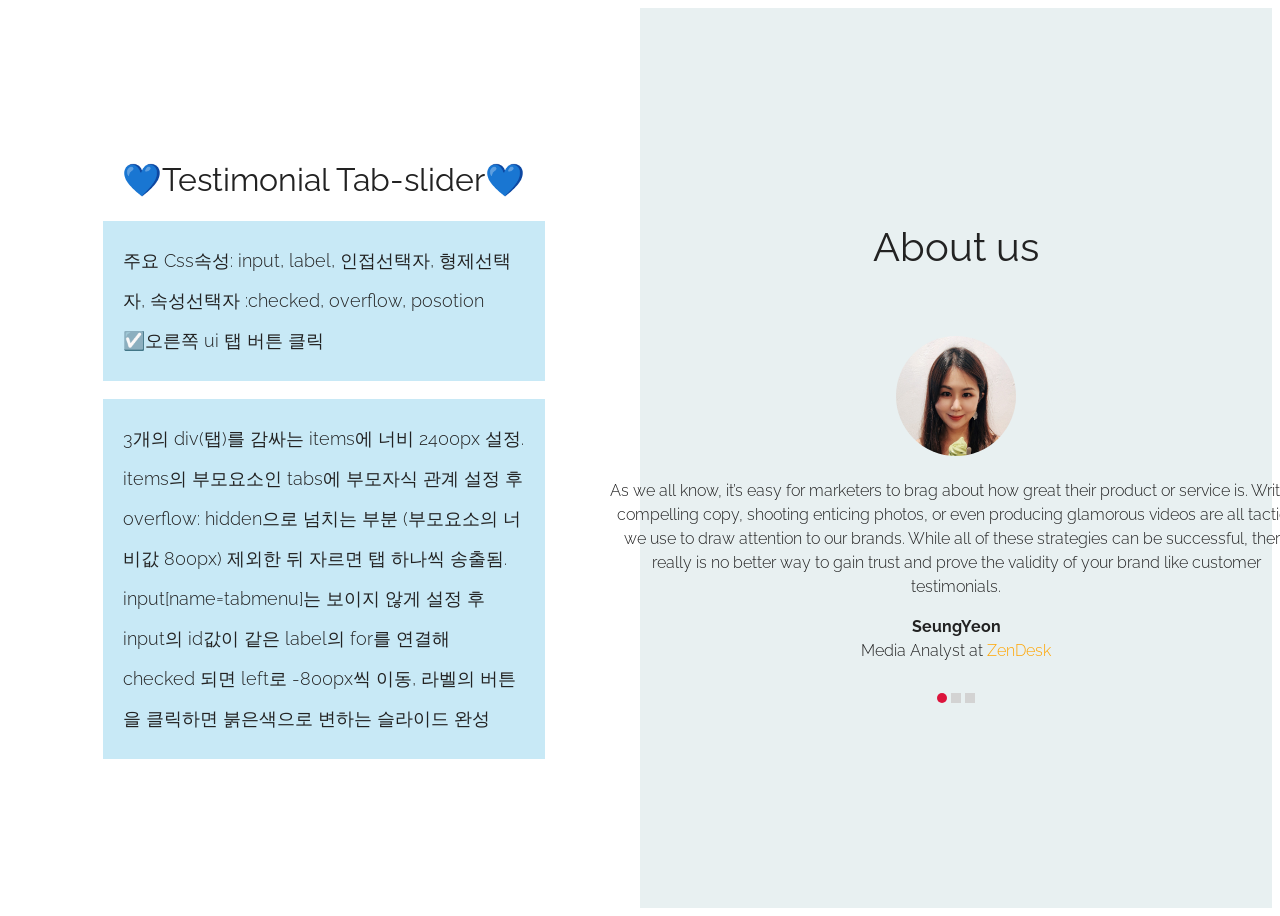
<file: toy-project/toy13/index.html>
<!DOCTYPE html>
<html lang="ko">

<head>
  <meta charset="UTF-8">
  <title>Testimonial Tab-slider</title>
  <style>
    /* Google Web Font */
    @import url('https://fonts.googleapis.com/css?family=Raleway&display=swap');

    /* Fontawesome 4.7 */
    @import url('https://stackpath.bootstrapcdn.com/font-awesome/4.7.0/css/font-awesome.min.css');

    /* Default Css */
    body {
      font-family: 'Raleway', sans-serif;
      color: #222;
      line-height: 1.5em;
      font-weight: 300;
    }
    a {
      color: #222;
      text-decoration: none;
    }
    /* Style.css */
    .container {
      height: 100vh;
      display: flex;
      align-items: center;
      justify-content: center;
    }
    .container>div {
      float: left;
      width: 50%;
    }
    .left,
    .right {
      display: flex;
      justify-content: center;
    }
    .title {
      width: 70%;
    }
    .title h1 {
      font-weight: normal;
      line-height: 40px;
      text-align: center;
    }
    .title p {
      background-color: rgba(135, 207, 235, 0.459);
      padding: 20px;
      font-size: 18px;
      line-height: 40px;
    }
    .right {
      position: relative;
      height: 100%;
      background-color: rgba(196, 217, 218, 0.387);
      align-items: center;
    }
    .tab-inner {
      height: 500px;
    }
    .tab-inner h1 {
      text-align: center;
      font-size: 40px;
      font-weight: normal;
    }
    input[name=tabmenu] {
      display: none;
    }
    .tabs {
      width: 800px;
      height: 400px;
      position: relative;
      overflow: hidden;
      margin: auto;
    }
    .items {
      width: 2400px;
      height: 400px;
      position: absolute;
      top: 0;
      left: 0;
      transition: .5s;
    }
    .items div {
      width: 800px;
      height: 400px;
      float: left;
      box-sizing: border-box;
      text-align: center;
      padding: 50px;
    }
    .btn {
      text-align: center;
    }
    .btn label {
      width: 10px;
      height: 10px;
      background-color: lightgray;
      display: inline-block;
      cursor: pointer;
    }
    .items div img {
      width: 120px;
      border-radius: 50%;
    }
    .items div p b {
      display: block;
    }
    .items div p span {
      color: orange;
    }
    input[id=tab1]:checked ~ .tabs .items {
      left: 0;
    }
    input[id=tab2]:checked ~ .tabs .items {
      left: -800px;
    }
    input[id=tab3]:checked ~ .tabs .items {
      left: -1600px;
    }
    input[id=tab1]:checked ~ .btn label[for=tab1],
    input[id=tab2]:checked ~ .btn label[for=tab2],
    input[id=tab3]:checked ~ .btn label[for=tab3] {
      background-color: crimson;
      border-radius: 50%;
    }
  </style>
</head>

<body>
<div class="container">
  <div class="left">
    <div class="title">
      <h1>💙Testimonial Tab-slider💙</h1>
      <p>
        주요 Css속성: input, label, 인접선택자, 형제선택자, 속성선택자 :checked, overflow, posotion <br>
        ☑️오른쪽 ui 탭 버튼 클릭
      </p>
      <p>
        3개의 div(탭)를 감싸는 items에 너비 2400px 설정. items의 부모요소인 tabs에 부모자식 관계 설정 후 overflow: hidden으로 넘치는 부분 (부모요소의 너비값 800px) 제외한 뒤 자르면 탭 하나씩 송출됨. input[name=tabmenu]는 보이지 않게 설정 후 input의 id값이 같은 label의 for를 연결해 checked 되면 left로 -800px씩 이동, 라벨의 버튼을 클릭하면 붉은색으로 변하는 슬라이드 완성
      </p>
    </div>
  </div>
  <div class="right">
    <div class="tab-inner">
      <input type="radio" name="tabmenu" id="tab1" checked>
      <input type="radio" name="tabmenu" id="tab2">
      <input type="radio" name="tabmenu" id="tab3">
      <h1>About us</h1>
      <div class="tabs">
        <div class="items">
          <div>
            <img src="image/image1.jpg" alt="">
            <p>
              As we all know, it’s easy for marketers to brag about how great their product or service is. Writing
              compelling copy, shooting enticing photos, or even producing glamorous videos are all tactics we use to draw
              attention to our brands. While all of these strategies can be successful, there really is no better way to
              gain trust and prove the validity of your brand like customer testimonials.
            </p>
            <p>
              <b>SeungYeon</b>
              Media Analyst at <span>ZenDesk</span>
            </p>
          </div>
          <div>
            <img src="image/image2.jpg" alt="">
            <p>
              ZenDesk’s testimonial page is beautifully laid out AND functional, with a silent customer video playing on loop to serve as the banner, a menu to filter testimonials by location, company size, industry, and use case, and lastly thumbnails linking to the full customer stories for a variety of big-name brands. This is a clean and concise way to showcase their happy customers.
            </p>
            <p>
              <b>Bree</b>
              Graphic Designer at <span>ChowNow</span>
            </p>
          </div>
          <div>
            <img src="image/image3.jpg" alt="">
            <p>
              As we all know, it’s easy for marketers to brag about how great their product or service is. Writing compelling copy, shooting enticing photos, or even producing glamorous videos are all tactics we use to draw attention to our brands. While all of these strategies can be successful, there really is no better way to gain trust and prove the validity of your brand like customer testimonials.
            </p>
            <p>
              <b>KIM</b>
              Developer at Startup
              <span>Institute</span>
            </p>
          </div>
        </div>
      </div>
  
      <div class="btn">
        <label for="tab1"></label>
        <label for="tab2"></label>
        <label for="tab3"></label>
      </div>
    </div>
  </div>
</div>
</body>

</html>
</file>
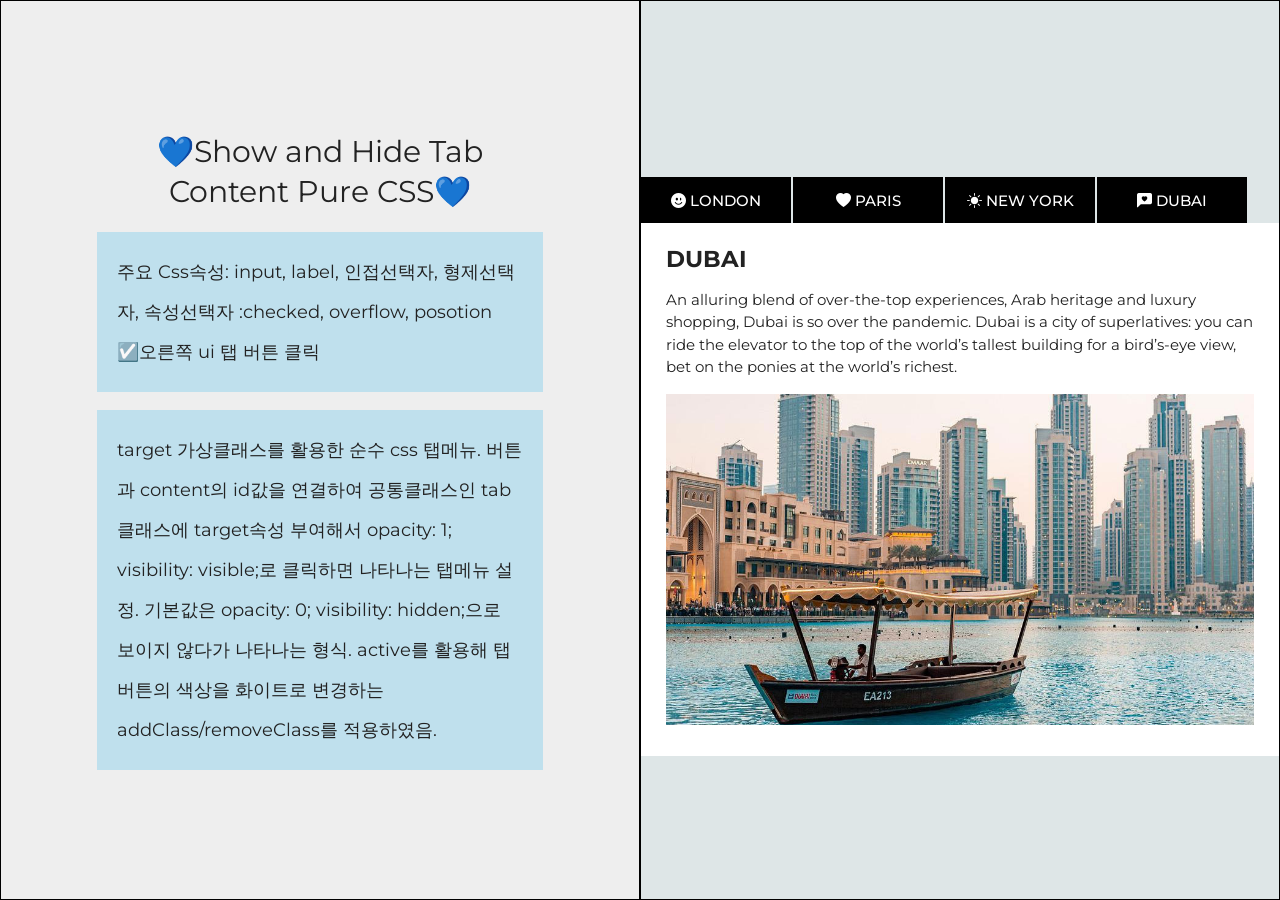
<file: toy-project/toy14/index.html>
<!DOCTYPE html>
<html lang="ko">
<head>
  <meta charset="UTF-8">
  <title>Show and Hide Tab Content Pure CSS</title>
  <!-- jQuery CDN -->
  <script src="https://code.jquery.com/jquery-3.5.1.min.js"></script>
  <link rel="stylesheet" href="style.css">
</head>
<body>
  <!-- :target 가상클래스 -->
<div class="container">
  <div class="left">
    <div class="title">
      <h1>💙Show and Hide Tab Content Pure CSS💙</h1>
      <p>
        주요 Css속성: input, label, 인접선택자, 형제선택자, 속성선택자 :checked, overflow, posotion <br>
        ☑️오른쪽 ui 탭 버튼 클릭
      </p>
      <p>
        target 가상클래스를 활용한 순수 css 탭메뉴. 버튼과 content의 id값을 연결하여 공통클래스인 tab클래스에 target속성 부여해서 opacity: 1; visibility: visible;로 클릭하면 나타나는 탭메뉴 설정. 기본값은 opacity: 0;   visibility: hidden;으로 보이지 않다가 나타나는 형식. active를 활용해 탭버튼의 색상을 화이트로 변경하는 addClass/removeClass를 적용하였음.
      </p>
    </div>
  </div>
  <div class="right">
    <div class="tab-inner">
      <div class="tab-btn">
        <a href="#tab1"><i class="bi bi-emoji-smile-fill"></i> london</a>
        <a href="#tab2"><i class="bi bi-heart-fill"></i> paris</a>
        <a href="#tab3"><i class="bi bi-brightness-high-fill"></i> new york</a>
        <a href="#tab4"><i class="bi bi-chat-left-heart-fill"></i> dubai</a>
      </div>
      <div class="tab-content">
        <div id="tab1" class="tab">
          <h2>london</h2>
          <p>
            As the “capital of capitals”—still waist-deep in an opaque pandemic slurry—negotiates the uncharted, perilous terrain of a post-Brexit world, London continues to reign the planet’s best cities for the sixth year running. Its position at the top, however, has never been more tenuous.
          </p>
          <img src="images/city-01.jpg" alt="">
        </div>
      </div>
      <div class="tab-content">
        <div id="tab2" class="tab">
          <h2>paris</h2>
          <p>
            Paris attacked the pandemic not only with its doctors and health-care workers, but also with its urban planners. For all the talk of learning from the pandemic, one city appears to be going all-in on the hard lessons it gave and their application to molecular urban change.
          </p>
          <img src="images/city-02.jpg" alt="">
        </div>
      </div>
      <div class="tab-content">
        <div id="tab3" class="tab">
          <h2>new york</h2>
          <p>
            If New York City forgot about how bad life can get for its citizenry, the past 18 months were a hellish reminder. The greatest city in America—lauded and crowned in our ranking for the past six years and in countless others for many more—was a ghastly reminder during the pandemic.
          </p>
          <img src="images/city-03.jpg" alt="">
        </div>
      </div>
      <div class="tab-content">
        <div id="tab4" class="tab">
          <h2>dubai</h2>
          <p>
            An alluring blend of over-the-top experiences, Arab heritage and luxury shopping, Dubai is so over the pandemic. Dubai is a city of superlatives: you can ride the elevator to the top of the world’s tallest building for a bird’s-eye view, bet on the ponies at the world’s richest.
          </p>
          <img src="images/city-04.jpg" alt="">
        </div>
      </div>
    </div>
  </div>
</div>
  <script>
    $('.tab-btn a').click(function(){
      $(this).addClass('active')
      $(this).siblings('.tab-btn a').removeClass('active')
    });
  </script>
</body>
</html>
</file>
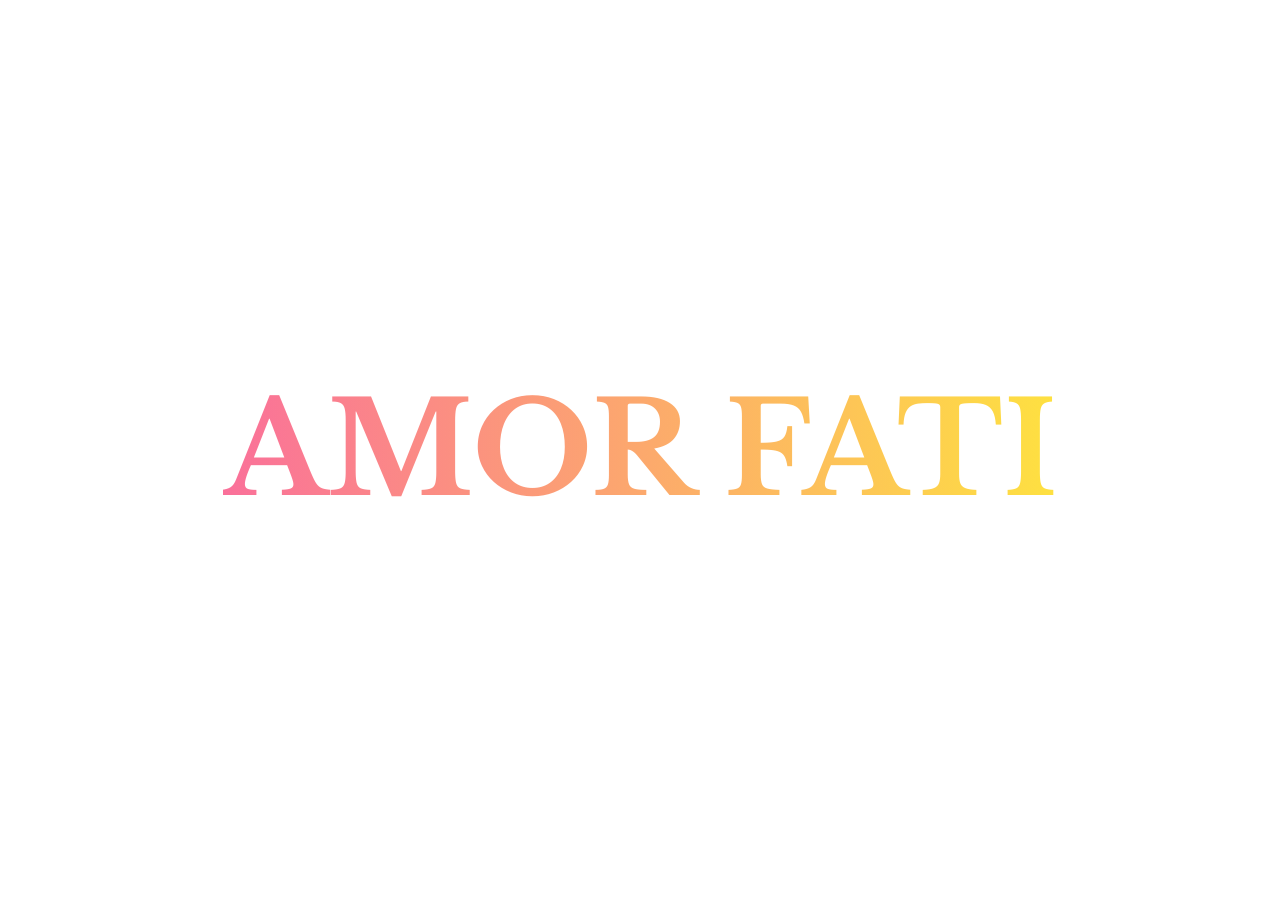
<file: toy-project/toy15/index.html>
<!DOCTYPE html>
<html lang="ko">
<head>
  <meta charset="UTF-8">
  <title>gradient text</title>
  <link rel="stylesheet" href="style.css">
</head>
<body>
  <h1 class="heading">amor fati</h1>
  <div>text</div>
</body>
</html>
</file>
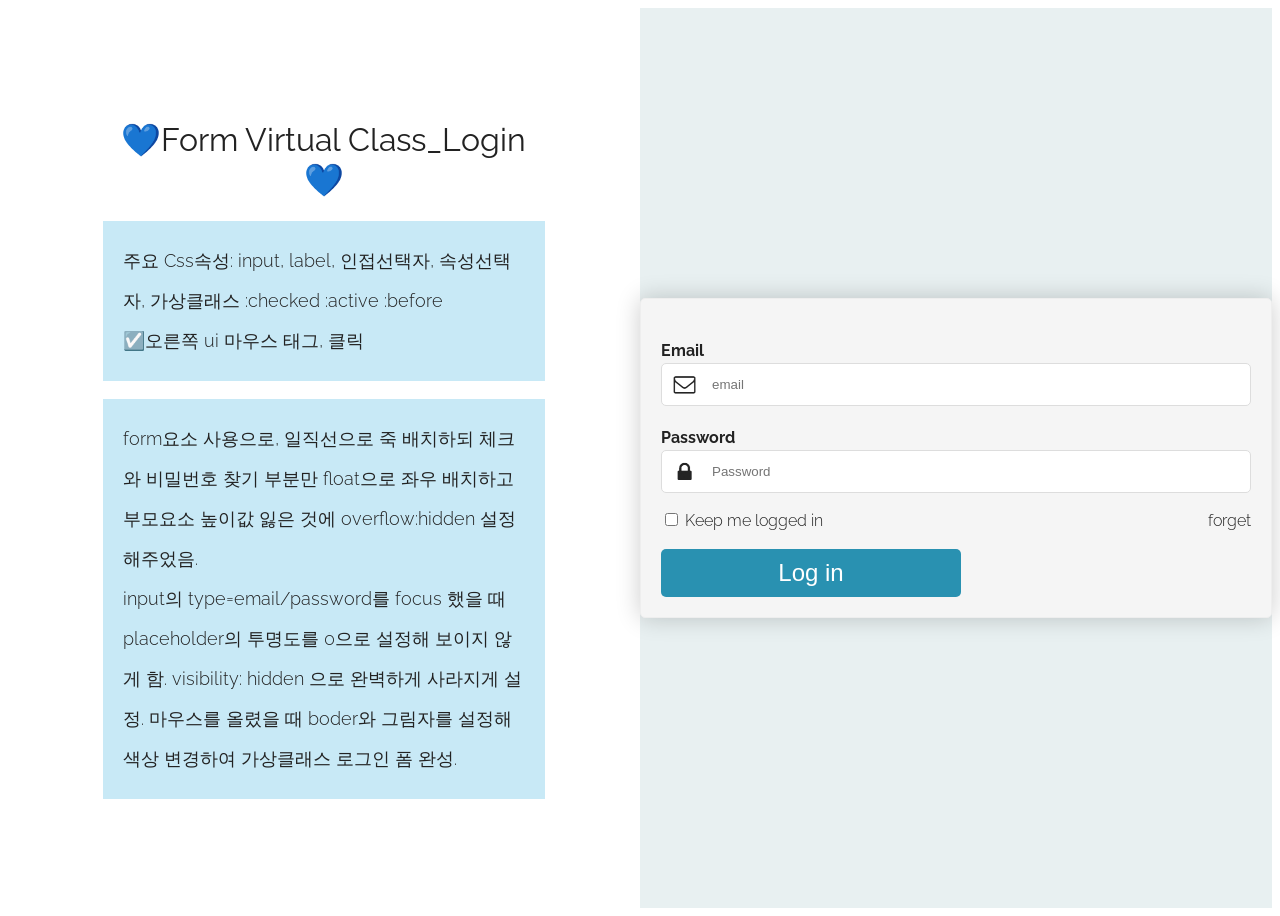
<file: toy-project/toy17/index.html>
<!DOCTYPE html>
<html lang="ko">
<head>
  <meta charset="UTF-8">
  <title>Form Virtual Class_Login</title>
  <link rel="stylesheet" href="style.css">
</head>
<body>
<div class="container">
  <div class="left">
    <div class="title">
      <h1>💙Form Virtual Class_Login💙</h1>
      <p>
        주요 Css속성: input, label, 인접선택자, 속성선택자, 가상클래스 :checked :active :before <br>
        ☑️오른쪽 ui 마우스 태그, 클릭
      </p>
      <p>
        form요소 사용으로, 일직선으로 죽 배치하되 체크와 비밀번호 찾기 부분만 float으로 좌우 배치하고 부모요소 높이값 잃은 것에 overflow:hidden 설정해주었음.<br>
        input의 type=email/password를 focus 했을 때 placeholder의 투명도를 0으로 설정해 보이지 않게 함. visibility: hidden 으로 완벽하게 사라지게 설정. 마우스를 올렸을 때 boder와 그림자를 설정해 색상 변경하여 가상클래스 로그인 폼 완성.
      </p>
    </div>
  </div>
  <div class="right">
    <form class="login">
    <span>Email</span>
    <input type="email" placeholder="email">
    <span>Password</span>
    <input type="password" placeholder="Password">
    <p>
      <label>
        <input type="checkbox"> Keep me logged in
      </label>
      <a href="#none">forget</a>
    </p>
    <button>Log in</button>
    </form>
  </div>
</div>
</body>
</html>
</file>
<file: toy-project/toy10/style.css>
/* Google Web Font */
@import url('https://fonts.googleapis.com/css?family=Raleway&display=swap');

* {
  box-sizing: border-box;
}

body {
  font-family: 'Raleway', sans-serif;
  font-size: 18px;
  margin: 0;
  line-height: 1.5em;
}
a {
  text-decoration: none;
  color: #222;
}
.container {
  height: 100vh;
  display: flex;
  align-items: center;
  justify-content: center;
}
.container > div {
  float: left;
  width: 50%;
}
.left, .right {
  display: flex;
  justify-content: center;
}
.title {
  width: 70%;
}
.title h1 {
  font-weight: normal;
  line-height: 40px;
  text-align: center;
}
.title p {
  background-color: rgba(135, 207, 235, 0.459);
  padding: 20px;
  font-size: 18px;
  line-height: 40px;
}
.right {
  position: relative;
  height: 100%;
  background-color: royalblue;
  align-items: center;
}
.modal-notice {
  font-size: 25px;
  text-align: center;
}
.modal-notice span {
  font-size: 40px;
  display: inline-block;
  margin-bottom: 20px;
  animation: ani .8s linear infinite alternate;
}
@keyframes ani {
  0% {
    margin-top: 0;
  }
  100% {
    margin-top: 20px;
  }
}

/* jQuery Fade In Out Modal */
.modal {
  position: fixed;
  background-color: #2222223b;
  top: 0;
  left: 0;
  height: 100vh;
  width: 100%;
  display: none;
}
.modal-content {
  background-color: #fff;
  width: 350px;
  border-radius: 10px;
  position: absolute;
  top: 50%;
  left: 50%;
  transform: translate(-50%, -50%);
  padding: 30px;
  box-shadow: 0 0 15px #00000022;
  text-align: center;
}
.btn-close {
  position: absolute;
  top: 15px;
  right: 20px;
}
.btn-guide {
  background-color: #616BEE;
  color: #fff;
  border-radius: 5px;
  font-size: 14px;
  padding: 7px;
  display: block;
}
</file>
<file: toy-project/toy15/style.css>
@import url('https://fonts.googleapis.com/css2?family=Libre+Baskerville:ital,wght@0,400;0,700;1,400&display=swap');

body {
  font-family: 'Libre Baskerville', serif;
  display: flex;
  justify-content: center;
  align-items: center;
  height: 100vh;
  margin: 0;
}
.heading {
  font-size: 8em;
  text-transform: uppercase;
  margin: 0;
  background-image: linear-gradient(to right, #fa709a 0%, #fee140 100%);
  -webkit-background-clip: text;
  -webkit-text-fill-color: transparent;
  -moz-background-clip: text;
  -moz-text-fill-color: transparent;
}
div {
  border: 20px dashed #000;
  width: 200px;
  height: 20px;
  padding: 20px;
  background-color: red;
  background-clip: content-box;
  display: none;
}
</file>
<file: toy-project/toy17/style.css>
/* Google Web Font */
@import url('https://fonts.googleapis.com/css?family=Raleway&display=swap');

/* Default Css */
* {
  box-sizing: border-box;
}
body {
  font-family: 'Raleway', sans-serif;
  color: #222;
  line-height: 1.5em;
  font-weight: 300;
  display: flex;
  justify-content: center;
  align-items: center;
  height: 100vh;
}
a {
  color: #222;
  text-decoration: none;
}
/* Style.css */
.container {
  height: 100vh;
}
.container > div {
  float: left;
  width: 50%;
  height: 100%;
  display: flex;
  align-items: center;
  justify-content: center;
}
.title {
  width: 70%;
}
.title h1 {
  font-weight: normal;
  line-height: 40px;
  text-align: center;
}
.title p {
  background-color: rgba(135, 207, 235, 0.459);
  padding: 20px;
  font-size: 18px;
  line-height: 40px;
}
.right {
  background-color: rgba(196, 217, 218, 0.387);
}
/* login style */
.login {
  width: 800px;
  background-color: #f5f5f5;
  border: 1px solid #eee;
  border-radius: 5px;
  padding: 20px;
  box-sizing: border-box;
  box-shadow: 0 0 25px rgba(0, 0, 0, 0.2);
}
.login span {
  font-weight: bold;
  display: block;
  margin-top: 20px;
}
.login input[type=email],
.login input[type=password] {
  width: 100%;
  border: 1px solid #ddd;
  padding: 13px;
  box-sizing: border-box;
  border-radius: 5px;
  transition: .3s;
  padding-left: 50px;
}
.login input[type=email]:hover,
.login input[type=password]:hover {
  border: 1px solid dodgerblue;
  box-shadow: 0 0 5px dodgerblue;
}
.login input[type=email]::placeholder,
.login input[type=password]::placeholder {
  opacity: 1;
  transition: .3s;
}
.login input[type=email]:focus::placeholder,
.login input[type=password]:focus::placeholder {
  opacity: 0;
  visibility: hidden;
}
.login input[type=email] {
  background: #fff url(images/icon-email.png) no-repeat center left 10px;
}
.login input[type=password] {
  background: #fff url(images/icon-lock.png) no-repeat center left 10px;
}
.login p {
  overflow: hidden;
}
.login p label {
  float: left;
  cursor: pointer;
}
.login p a {
  float: right;
}
.login p a:hover {
  text-decoration: underline;
}
.login button {
  padding: 15px 100px;
  background-color: #2991b1;
  color: #fff;
  width: 300px;
  padding: 10px;
  border-radius: 5px;
  border: none;
  cursor: pointer;
  font-size: 24px;
  transition: .3s;
}
.login button:hover {
  background-color: #1b6075;
}
</file>
<file: toy-project/toy14/style.css>
/* Google Web Font */
@import url('https://fonts.googleapis.com/css?family=Montserrat:300,400,500&display=swap');

/* Bootstrap Icons */
@import url("https://cdn.jsdelivr.net/npm/bootstrap-icons@1.8.1/font/bootstrap-icons.css");

* {
  box-sizing: border-box;
}

body {
  font-family: 'Montserrat', sans-serif;
  font-size: 15px;
  color: #222;
  line-height: 1.5em;
  margin: 0;
  background-color: #eee;
}
a {
  text-decoration: none;
}
.container {
  height: 100vh;
}
.container > div {
  float: left;
  width: 50%;
  height: 100%;
  border: 1px solid #000;
  display: flex;
  align-items: center;
  justify-content: center;
}
.title {
  width: 70%;
}
.title h1 {
  font-weight: normal;
  line-height: 40px;
  text-align: center;
}
.title p {
  background-color: rgba(135, 207, 235, 0.459);
  padding: 20px;
  font-size: 18px;
  line-height: 40px;
}
.right {
  background-color: rgba(196, 217, 218, 0.387);
}
/* Show and Hide Tab Content HTML */
.tab-inner {
  width: 700px;
  margin-top: -500px;
}
.tab-btn a {
  background-color: #000;
  color: #fff;
  display: inline-block;
  width: 150px;
  text-align: center;
  padding: 10px;
  margin-right: -2px;
  font-weight: 500;
  text-transform: uppercase;
  border-top: 3px solid transparent;
  transition: .35s;
}
.tab-btn a:hover {
  color: royalblue;
}
.tab-btn a.active {
  background-color: #fff;
  color: royalblue;
  cursor: pointer;
  border-top: 3px solid royalblue;
}
.tab-content {
  position: relative;
}
.tab {
  position: absolute;
  top: 0;
  left: 0;
  opacity: 0;
  visibility: hidden;
  transition: .5s;
  background-color: #fff;
  padding: 25px;
}
.tab h2 {
  text-transform: uppercase;
  margin-top: 0;
}
.tab img {
  width: 100%;
}
.tab:target {
  opacity: 1;
  visibility: visible;
}
.tab-content .tab:first-child {
  opacity: 1;
  visibility: visible;
  z-index: 1;
}
.tab-content .tab:target {
  opacity: 1;
  visibility: visible;
  z-index: 2; 
}
.tab-content .tab:not(:target):not(:first-child) {
  opacity: 0;
  visibility: hidden;
  z-index: 0;
  transition: opacity 0.35s, visibility 0.35s;
}
</file>
